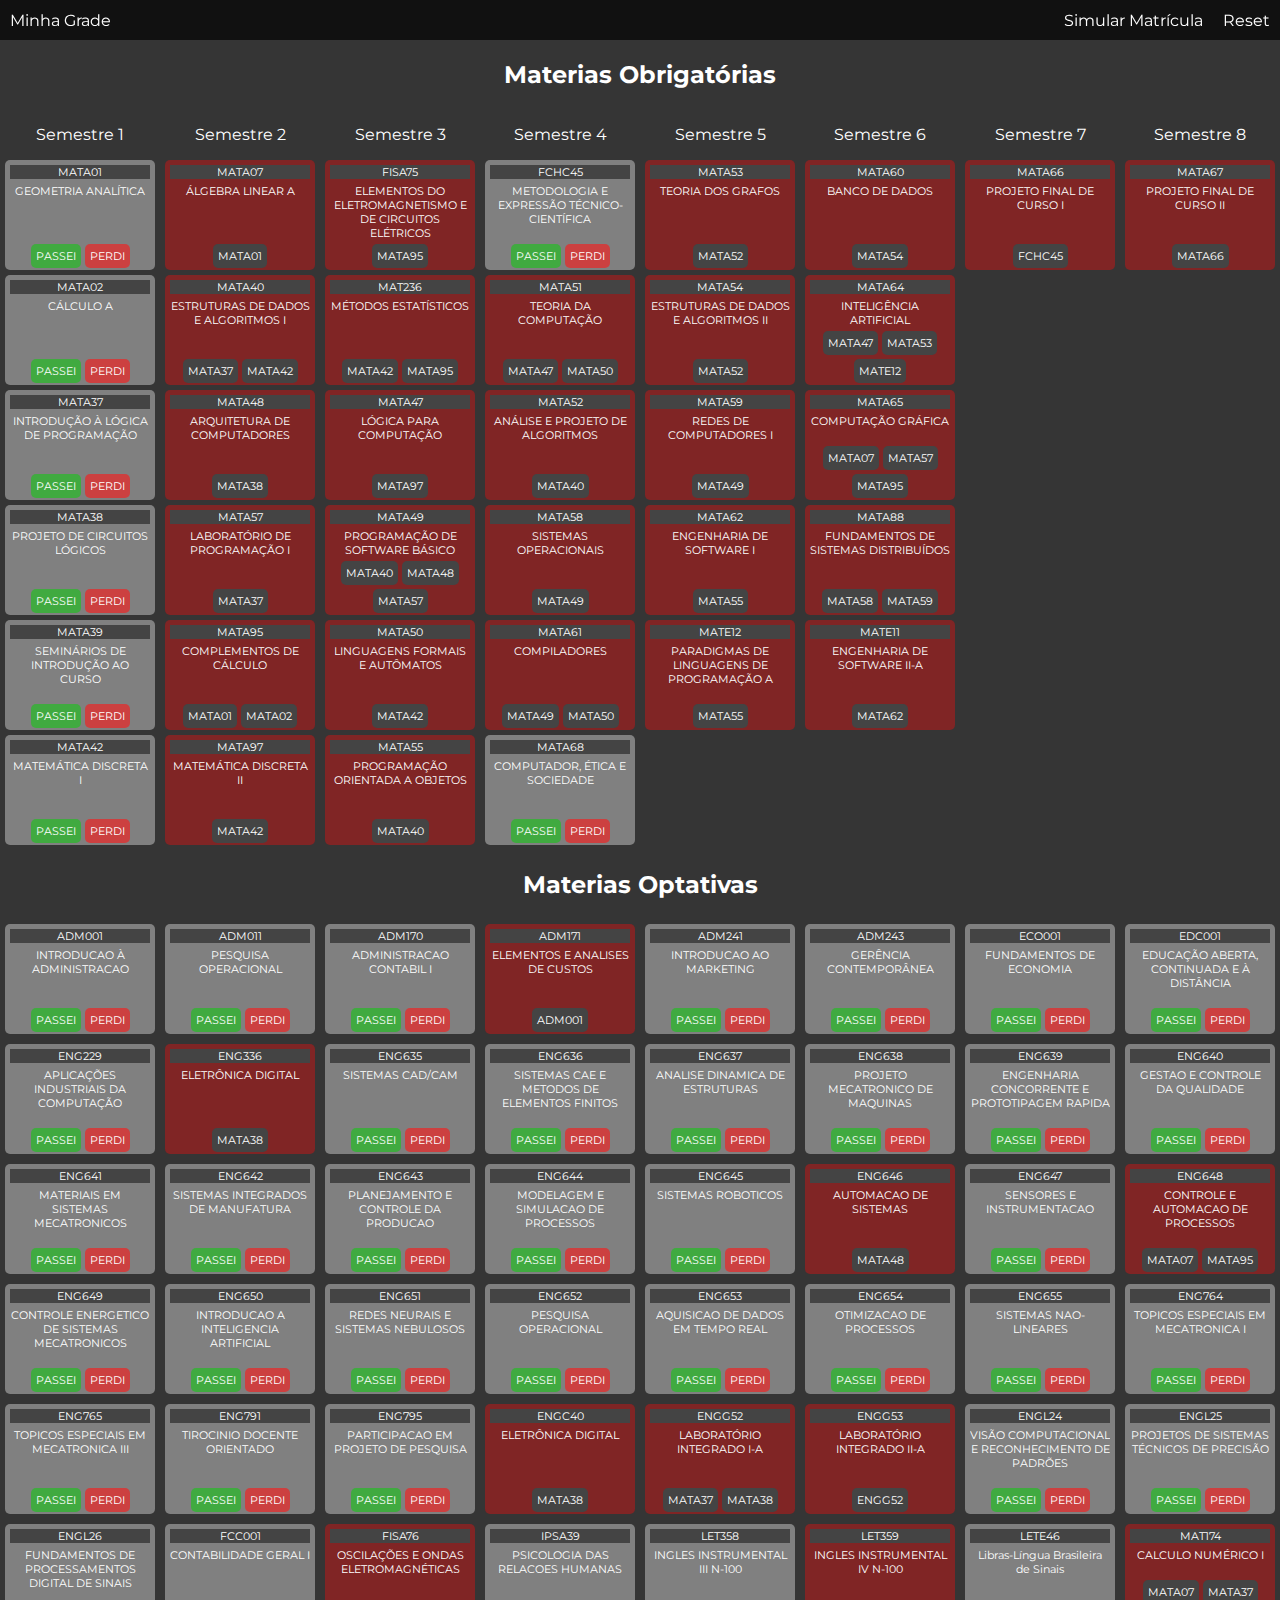
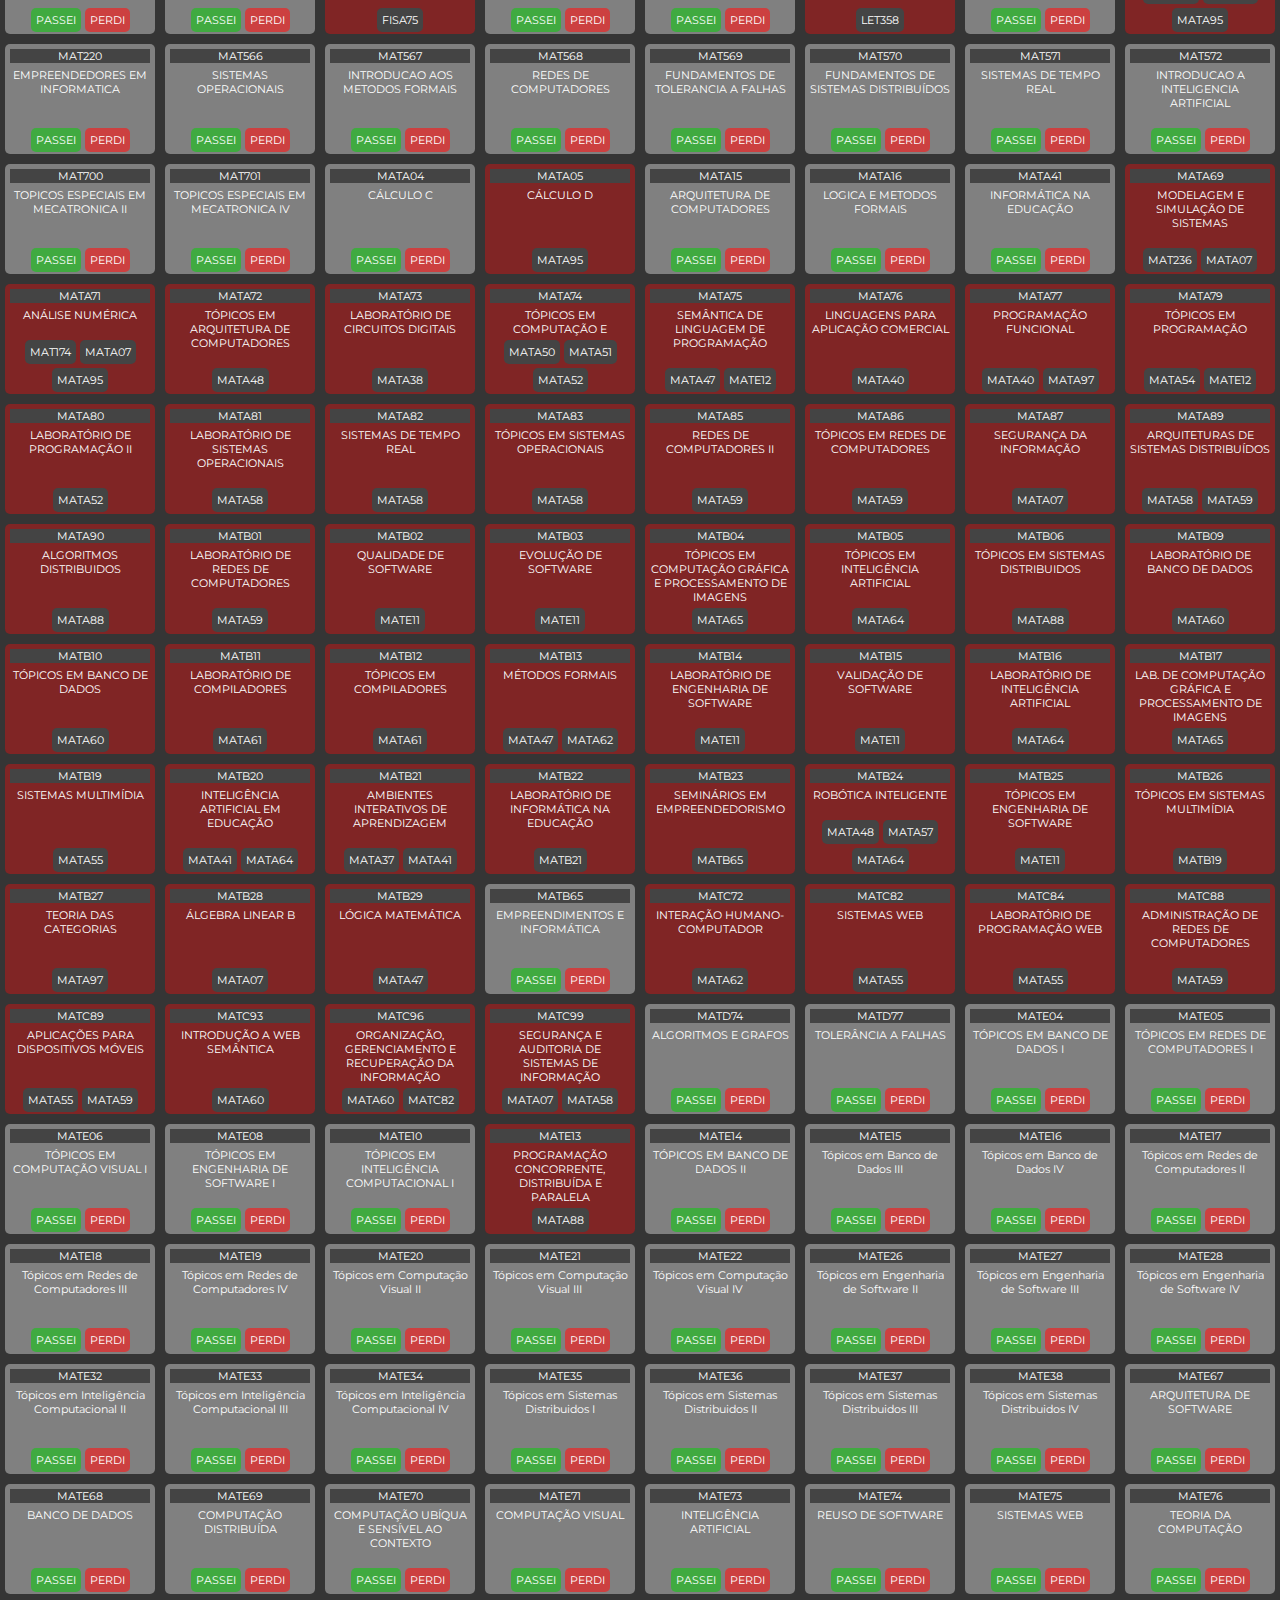
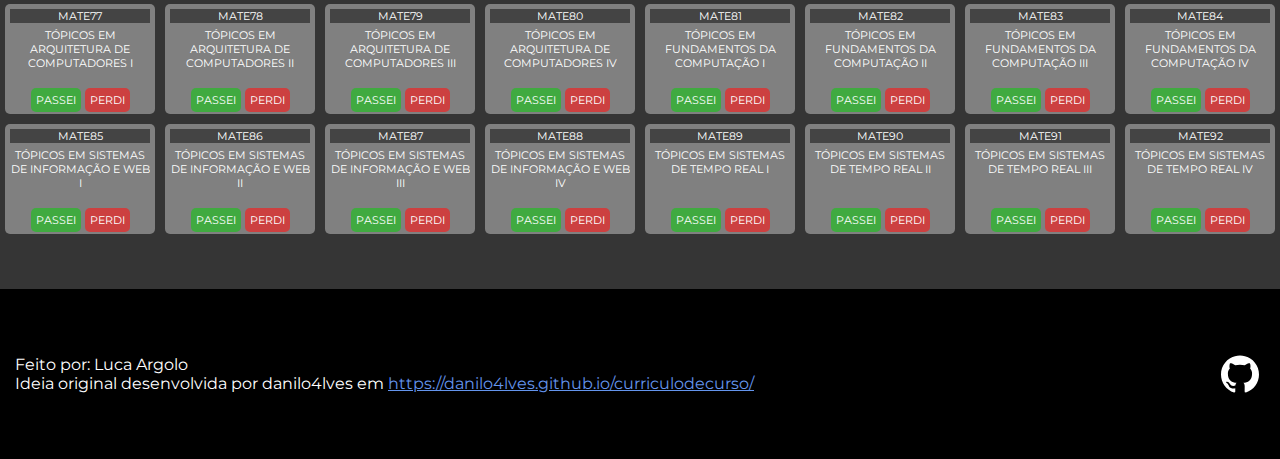
<file: index.html>
<html>
    <head>
        <meta name="viewport" content="width=device-width, initial-scale=1.0">
        <title>Grade do Curso</title>
    </head>
    <link href="./style.css" rel="stylesheet" type="text/css">
    <body>
        <div id="topnav">
            <p>Minha Grade</p>
            <div class="space"></div>
            <a href="./simulate.html">Simular Matrícula</a>
            <a onclick="reset()">Reset</a>
        </div>
        <div id="screen">
            <h2>Materias Obrigatórias</h2>
            <div id="obligatory"></div>
            <h2>Materias Optativas</h2>
            <div id="optative"></div>
            <footer>
                <p>Feito por: Luca Argolo</br>Ideia original desenvolvida por danilo4lves em <a style="color:cornflowerblue" href="https://danilo4lves.github.io/curriculodecurso/">https://danilo4lves.github.io/curriculodecurso/</a></p>                <div class="space"></div>
                <div class="space"></div>
                <p><a href="https://github.com/lucaargolo/minha-grade/">
                    <svg width="40px" height="38px" role="img" viewBox="0 0 24 24">
                        <path d="M12 .297c-6.63 0-12 5.373-12 12 0 5.303 3.438 9.8 8.205 11.385.6.113.82-.258.82-.577 0-.285-.01-1.04-.015-2.04-3.338.724-4.042-1.61-4.042-1.61C4.422 18.07 3.633 17.7 3.633 17.7c-1.087-.744.084-.729.084-.729 1.205.084 1.838 1.236 1.838 1.236 1.07 1.835 2.809 1.305 3.495.998.108-.776.417-1.305.76-1.605-2.665-.3-5.466-1.332-5.466-5.93 0-1.31.465-2.38 1.235-3.22-.135-.303-.54-1.523.105-3.176 0 0 1.005-.322 3.3 1.23.96-.267 1.98-.399 3-.405 1.02.006 2.04.138 3 .405 2.28-1.552 3.285-1.23 3.285-1.23.645 1.653.24 2.873.12 3.176.765.84 1.23 1.91 1.23 3.22 0 4.61-2.805 5.625-5.475 5.92.42.36.81 1.096.81 2.22 0 1.606-.015 2.896-.015 3.286 0 .315.21.69.825.57C20.565 22.092 24 17.592 24 12.297c0-6.627-5.373-12-12-12" fill="#FFFFFF"/>
                    </svg>
                </a></p>
            </footer>
        </div>
    </body>
    <script src="index.js"></script>
</html>
</file>
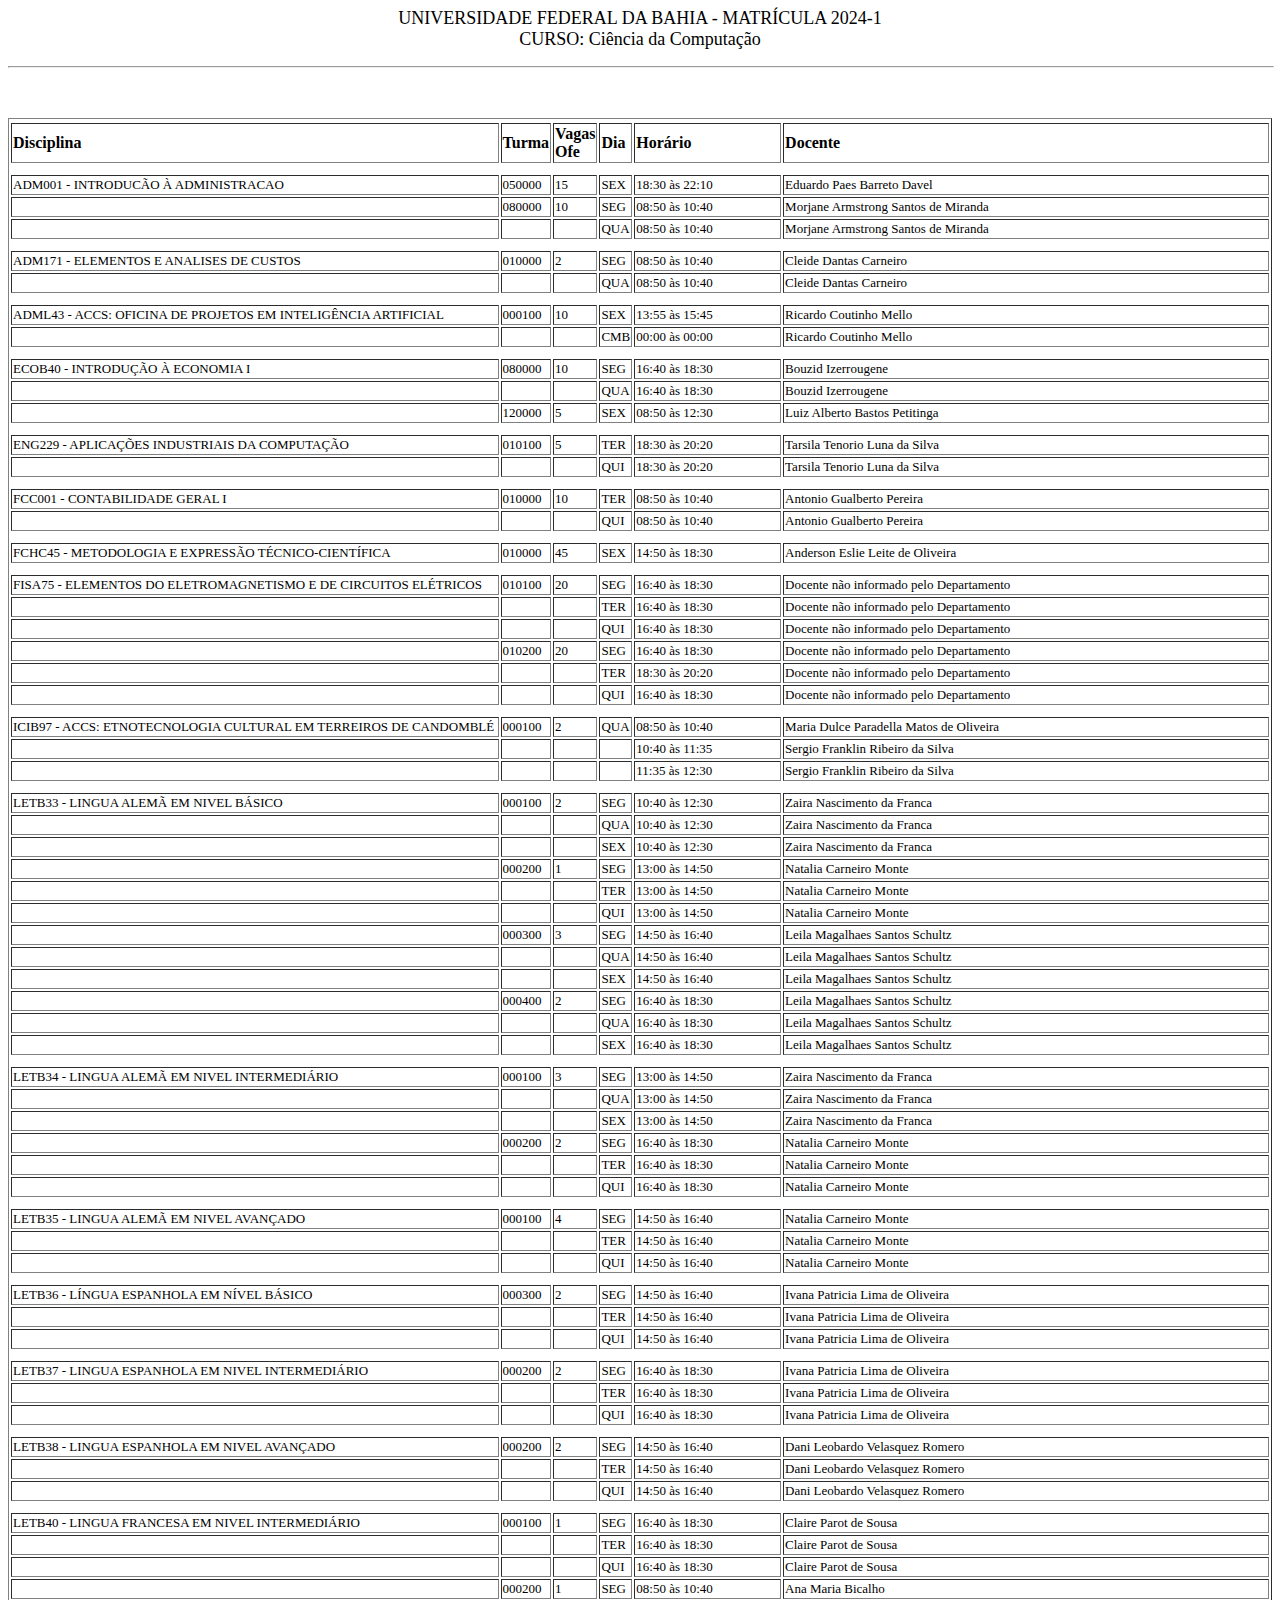
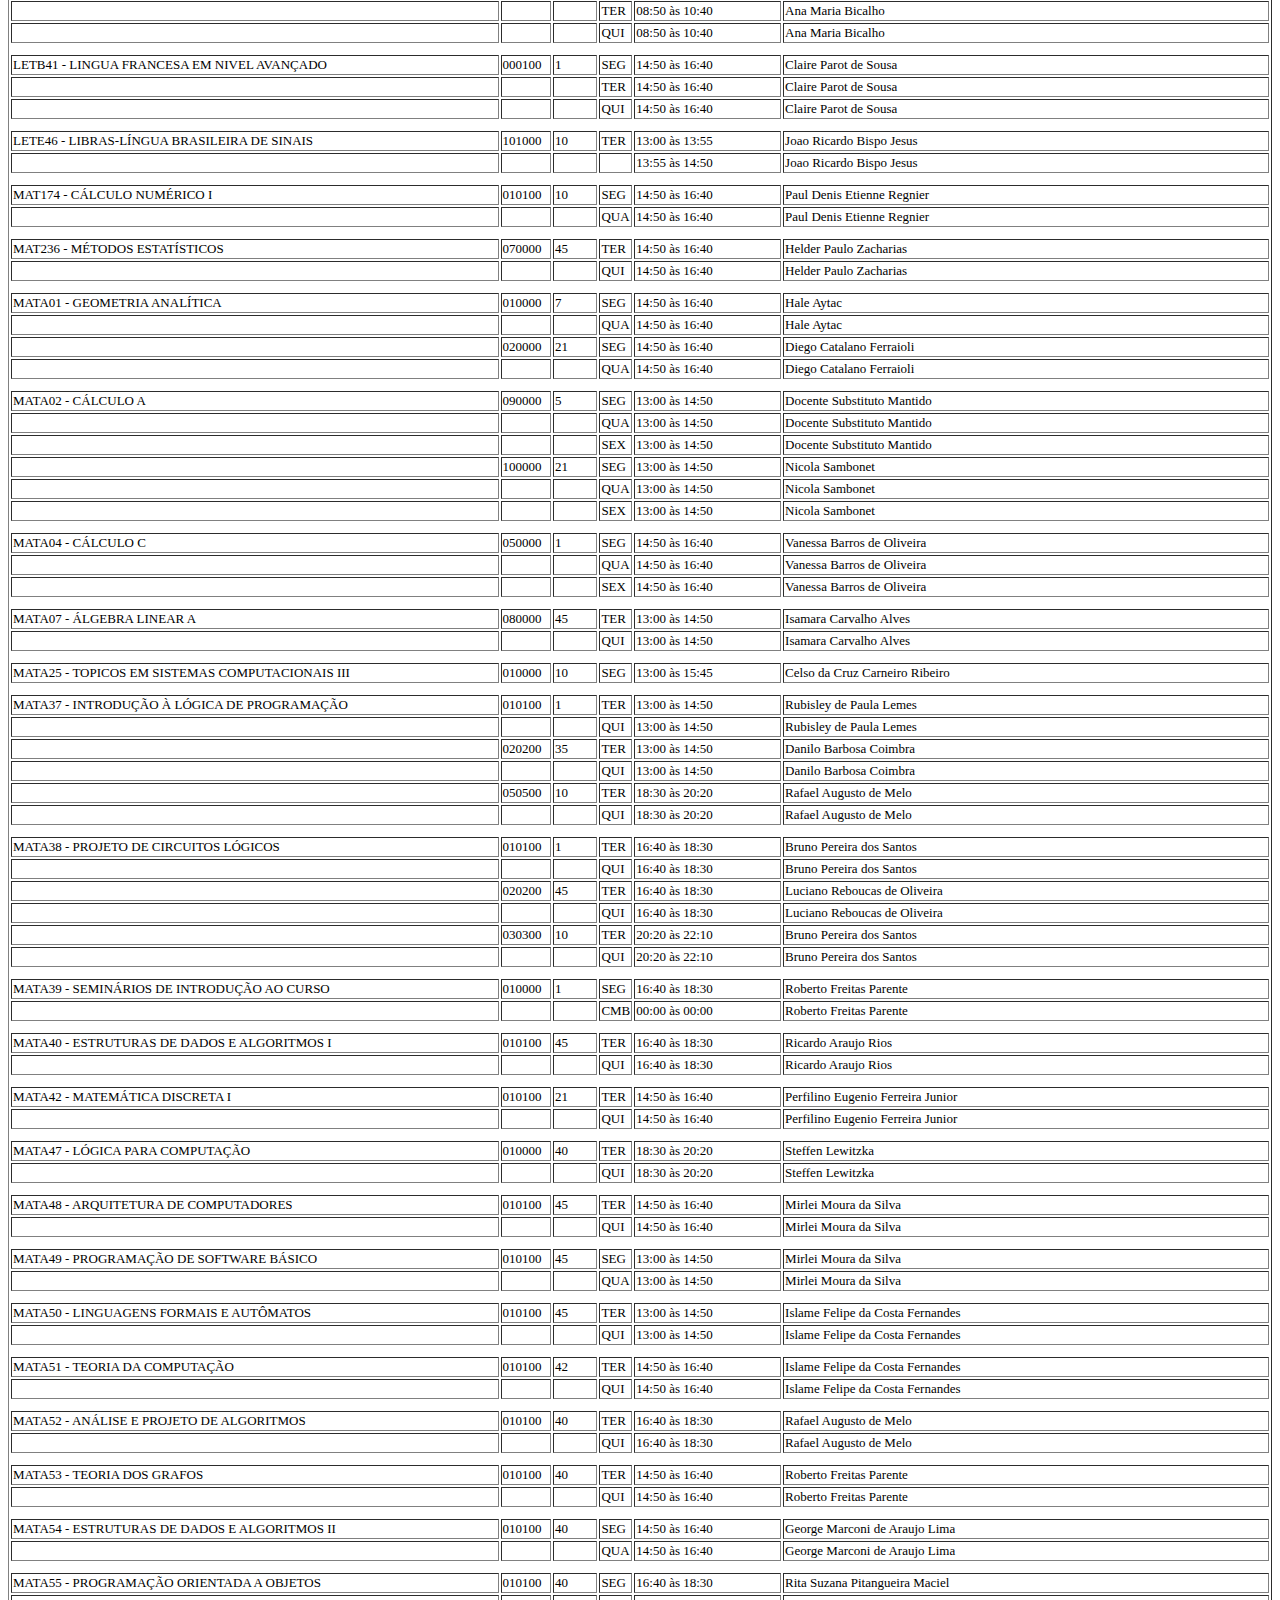
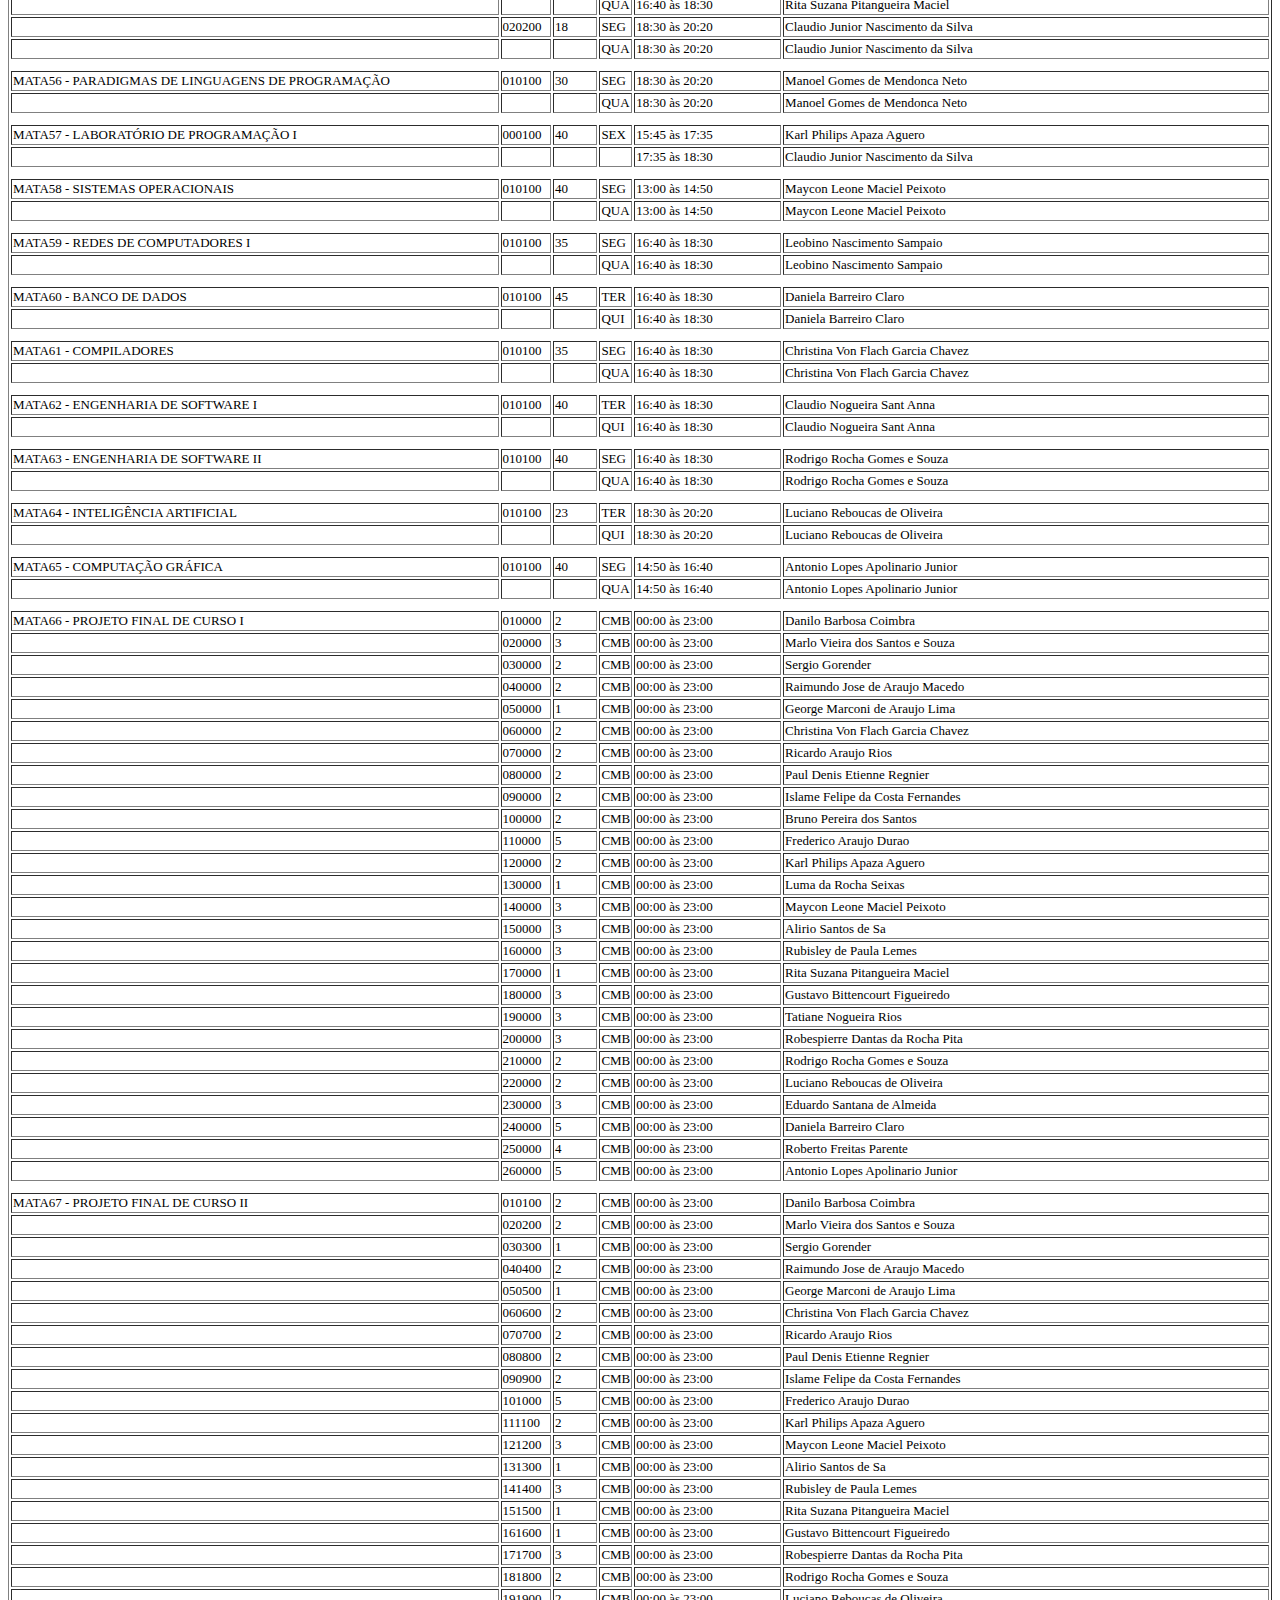
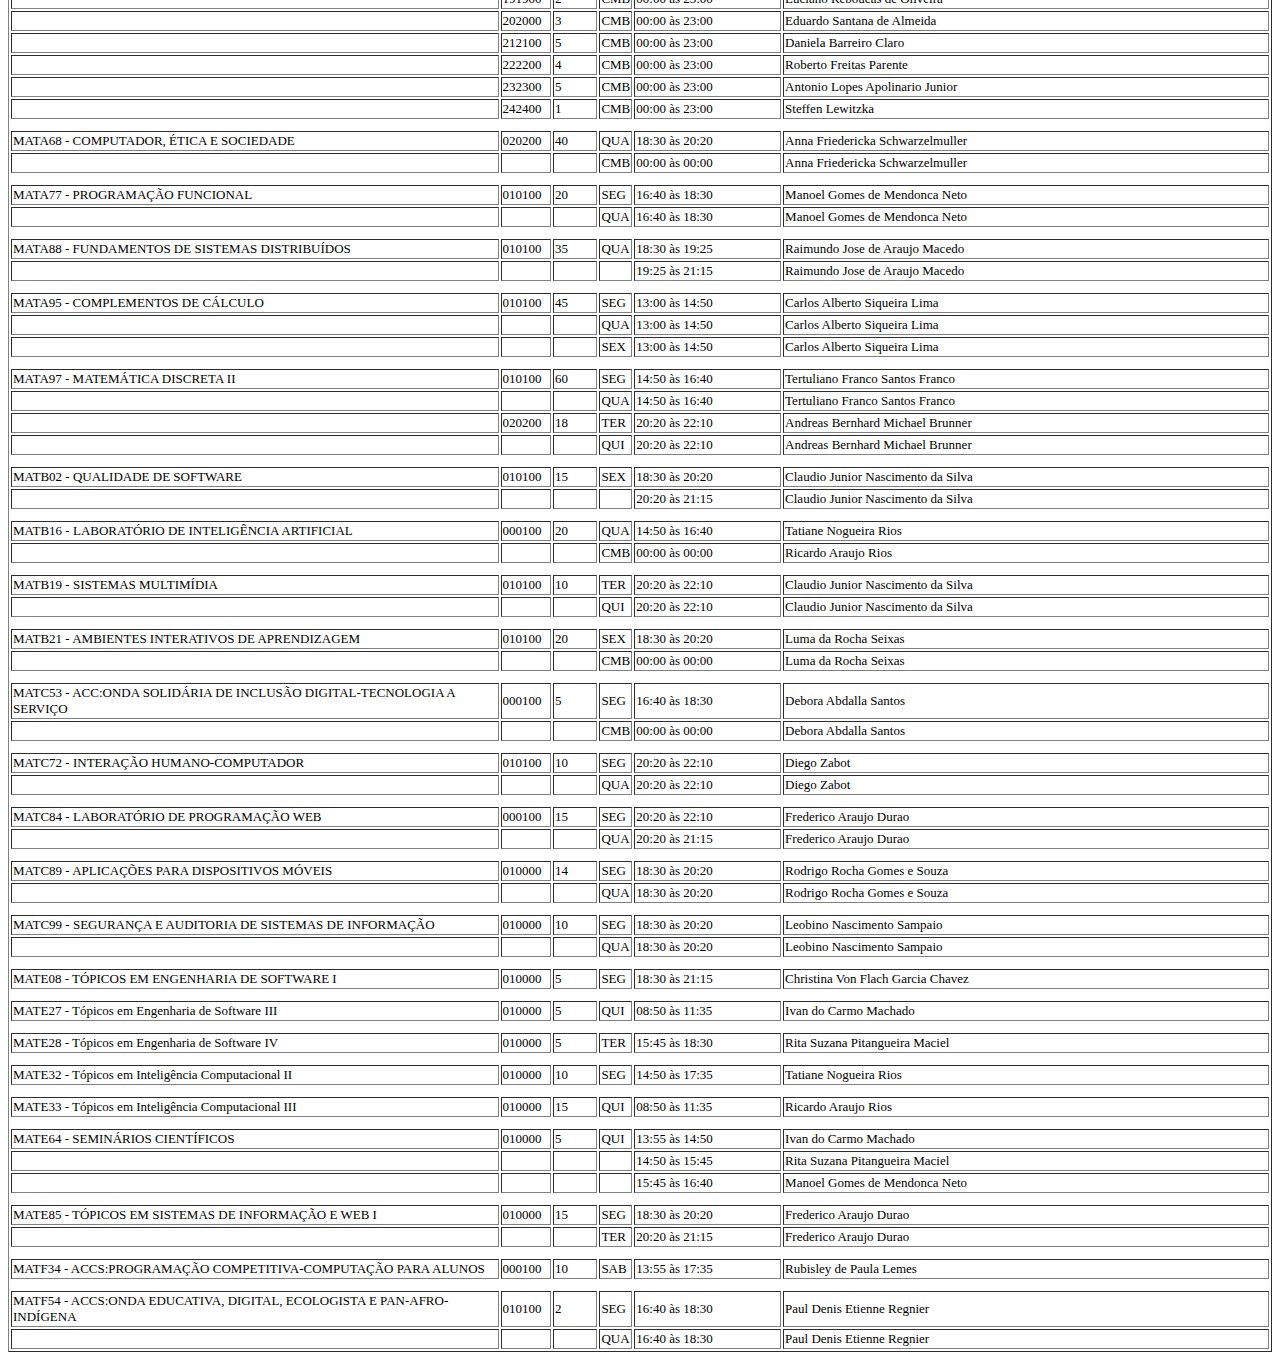
<file: guia.html>
<html><head></head><body data-new-gr-c-s-check-loaded="14.1152.0" data-gr-ext-installed="">
    <p align="CENTER"><font size="4">UNIVERSIDADE FEDERAL DA BAHIA - MATRÍCULA 2024-1<br><font size="4">CURSO: Ciência da Computação</font></font></p><hr width="100%"><font size="4"><font size="4"><br><br><table border=""><tbody><tr></tr><tr><th align="left" width="40%">Disciplina</th><th align="left">Turma</th><th align="left">Vagas Ofe</th><th align="left">Dia</th><th align="left" width="12%">Horário</th><th align="left" width="40%">Docente
    </th></tr><tr></tr><tr></tr><tr></tr><tr></tr><tr></tr><tr><td><font size="2">ADM001 - INTRODUCÃO À  ADMINISTRACAO</font></td><td><font size="2">050000</font></td><td><font size="2">15</font></td><td><font size="2">SEX</font></td><td><font size="2">18:30 às 22:10</font></td><td><font size="2">Eduardo Paes Barreto Davel
    </font></td></tr><tr><td><font size="2"></font></td><td><font size="2">080000</font></td><td><font size="2">10</font></td><td><font size="2">SEG</font></td><td><font size="2">08:50 às 10:40</font></td><td><font size="2">Morjane Armstrong Santos de Miranda
    </font></td></tr><tr><td><font size="2"></font></td><td><font size="2"></font></td><td><font size="2"> </font></td><td><font size="2">QUA</font></td><td><font size="2">08:50 às 10:40</font></td><td><font size="2">Morjane Armstrong Santos de Miranda
    </font></td></tr><tr></tr><tr></tr><tr></tr><tr></tr><tr></tr><tr><td><font size="2">ADM171 - ELEMENTOS E ANALISES DE CUSTOS</font></td><td><font size="2">010000</font></td><td><font size="2">2</font></td><td><font size="2">SEG</font></td><td><font size="2">08:50 às 10:40</font></td><td><font size="2">Cleide Dantas Carneiro
    </font></td></tr><tr><td><font size="2"></font></td><td><font size="2"></font></td><td><font size="2"> </font></td><td><font size="2">QUA</font></td><td><font size="2">08:50 às 10:40</font></td><td><font size="2">Cleide Dantas Carneiro
    </font></td></tr><tr></tr><tr></tr><tr></tr><tr></tr><tr></tr><tr><td><font size="2">ADML43 - ACCS: OFICINA DE PROJETOS EM INTELIGÊNCIA ARTIFICIAL</font></td><td><font size="2">000100</font></td><td><font size="2">10</font></td><td><font size="2">SEX</font></td><td><font size="2">13:55 às 15:45</font></td><td><font size="2">Ricardo Coutinho Mello
    </font></td></tr><tr><td><font size="2"></font></td><td><font size="2"></font></td><td><font size="2"> </font></td><td><font size="2">CMB</font></td><td><font size="2">00:00 às 00:00</font></td><td><font size="2">Ricardo Coutinho Mello
    </font></td></tr><tr></tr><tr></tr><tr></tr><tr></tr><tr></tr><tr><td><font size="2">ECOB40 - INTRODUÇÃO À ECONOMIA I</font></td><td><font size="2">080000</font></td><td><font size="2">10</font></td><td><font size="2">SEG</font></td><td><font size="2">16:40 às 18:30</font></td><td><font size="2">Bouzid Izerrougene
    </font></td></tr><tr><td><font size="2"></font></td><td><font size="2"></font></td><td><font size="2"> </font></td><td><font size="2">QUA</font></td><td><font size="2">16:40 às 18:30</font></td><td><font size="2">Bouzid Izerrougene
    </font></td></tr><tr><td><font size="2"></font></td><td><font size="2">120000</font></td><td><font size="2">5</font></td><td><font size="2">SEX</font></td><td><font size="2">08:50 às 12:30</font></td><td><font size="2">Luiz Alberto Bastos Petitinga
    </font></td></tr><tr></tr><tr></tr><tr></tr><tr></tr><tr></tr><tr><td><font size="2">ENG229 - APLICAÇÕES  INDUSTRIAIS  DA  COMPUTAÇÃO</font></td><td><font size="2">010100</font></td><td><font size="2">5</font></td><td><font size="2">TER</font></td><td><font size="2">18:30 às 20:20</font></td><td><font size="2">Tarsila Tenorio Luna da Silva
    </font></td></tr><tr><td><font size="2"></font></td><td><font size="2"></font></td><td><font size="2"> </font></td><td><font size="2">QUI</font></td><td><font size="2">18:30 às 20:20</font></td><td><font size="2">Tarsila Tenorio Luna da Silva
    </font></td></tr><tr></tr><tr></tr><tr></tr><tr></tr><tr></tr><tr><td><font size="2">FCC001 - CONTABILIDADE GERAL I</font></td><td><font size="2">010000</font></td><td><font size="2">10</font></td><td><font size="2">TER</font></td><td><font size="2">08:50 às 10:40</font></td><td><font size="2">Antonio Gualberto Pereira
    </font></td></tr><tr><td><font size="2"></font></td><td><font size="2"></font></td><td><font size="2"> </font></td><td><font size="2">QUI</font></td><td><font size="2">08:50 às 10:40</font></td><td><font size="2">Antonio Gualberto Pereira
    </font></td></tr><tr></tr><tr></tr><tr></tr><tr></tr><tr></tr><tr><td><font size="2">FCHC45 - METODOLOGIA E EXPRESSÃO TÉCNICO-CIENTÍFICA</font></td><td><font size="2">010000</font></td><td><font size="2">45</font></td><td><font size="2">SEX</font></td><td><font size="2">14:50 às 18:30</font></td><td><font size="2">Anderson Eslie Leite de Oliveira
    </font></td></tr><tr></tr><tr></tr><tr></tr><tr></tr><tr></tr><tr><td><font size="2">FISA75 - ELEMENTOS DO ELETROMAGNETISMO E DE CIRCUITOS ELÉTRICOS</font></td><td><font size="2">010100</font></td><td><font size="2">20</font></td><td><font size="2">SEG</font></td><td><font size="2">16:40 às 18:30</font></td><td><font size="2">Docente não informado pelo Departamento
    </font></td></tr><tr><td><font size="2"></font></td><td><font size="2"></font></td><td><font size="2"> </font></td><td><font size="2">TER</font></td><td><font size="2">16:40 às 18:30</font></td><td><font size="2">Docente não informado pelo Departamento
    </font></td></tr><tr><td><font size="2"></font></td><td><font size="2"></font></td><td><font size="2"> </font></td><td><font size="2">QUI</font></td><td><font size="2">16:40 às 18:30</font></td><td><font size="2">Docente não informado pelo Departamento
    </font></td></tr><tr><td><font size="2"></font></td><td><font size="2">010200</font></td><td><font size="2">20</font></td><td><font size="2">SEG</font></td><td><font size="2">16:40 às 18:30</font></td><td><font size="2">Docente não informado pelo Departamento
    </font></td></tr><tr><td><font size="2"></font></td><td><font size="2"></font></td><td><font size="2"> </font></td><td><font size="2">TER</font></td><td><font size="2">18:30 às 20:20</font></td><td><font size="2">Docente não informado pelo Departamento
    </font></td></tr><tr><td><font size="2"></font></td><td><font size="2"></font></td><td><font size="2"> </font></td><td><font size="2">QUI</font></td><td><font size="2">16:40 às 18:30</font></td><td><font size="2">Docente não informado pelo Departamento
    </font></td></tr><tr></tr><tr></tr><tr></tr><tr></tr><tr></tr><tr><td><font size="2">ICIB97 - ACCS: ETNOTECNOLOGIA CULTURAL EM TERREIROS DE CANDOMBLÉ</font></td><td><font size="2">000100</font></td><td><font size="2">2</font></td><td><font size="2">QUA</font></td><td><font size="2">08:50 às 10:40</font></td><td><font size="2">Maria Dulce Paradella Matos de Oliveira
    </font></td></tr><tr><td><font size="2"></font></td><td><font size="2"></font></td><td><font size="2"> </font></td><td><font size="2"></font></td><td><font size="2">10:40 às 11:35</font></td><td><font size="2">Sergio Franklin Ribeiro da Silva
    </font></td></tr><tr><td><font size="2"></font></td><td><font size="2"></font></td><td><font size="2"> </font></td><td><font size="2"></font></td><td><font size="2">11:35 às 12:30</font></td><td><font size="2">Sergio Franklin Ribeiro da Silva
    </font></td></tr><tr></tr><tr></tr><tr></tr><tr></tr><tr></tr><tr><td><font size="2">LETB33 - LINGUA ALEMÃ EM NIVEL BÁSICO</font></td><td><font size="2">000100</font></td><td><font size="2">2</font></td><td><font size="2">SEG</font></td><td><font size="2">10:40 às 12:30</font></td><td><font size="2">Zaira Nascimento da Franca
    </font></td></tr><tr><td><font size="2"></font></td><td><font size="2"></font></td><td><font size="2"> </font></td><td><font size="2">QUA</font></td><td><font size="2">10:40 às 12:30</font></td><td><font size="2">Zaira Nascimento da Franca
    </font></td></tr><tr><td><font size="2"></font></td><td><font size="2"></font></td><td><font size="2"> </font></td><td><font size="2">SEX</font></td><td><font size="2">10:40 às 12:30</font></td><td><font size="2">Zaira Nascimento da Franca
    </font></td></tr><tr><td><font size="2"></font></td><td><font size="2">000200</font></td><td><font size="2">1</font></td><td><font size="2">SEG</font></td><td><font size="2">13:00 às 14:50</font></td><td><font size="2">Natalia Carneiro Monte
    </font></td></tr><tr><td><font size="2"></font></td><td><font size="2"></font></td><td><font size="2"> </font></td><td><font size="2">TER</font></td><td><font size="2">13:00 às 14:50</font></td><td><font size="2">Natalia Carneiro Monte
    </font></td></tr><tr><td><font size="2"></font></td><td><font size="2"></font></td><td><font size="2"> </font></td><td><font size="2">QUI</font></td><td><font size="2">13:00 às 14:50</font></td><td><font size="2">Natalia Carneiro Monte
    </font></td></tr><tr><td><font size="2"></font></td><td><font size="2">000300</font></td><td><font size="2">3</font></td><td><font size="2">SEG</font></td><td><font size="2">14:50 às 16:40</font></td><td><font size="2">Leila Magalhaes Santos Schultz
    </font></td></tr><tr><td><font size="2"></font></td><td><font size="2"></font></td><td><font size="2"> </font></td><td><font size="2">QUA</font></td><td><font size="2">14:50 às 16:40</font></td><td><font size="2">Leila Magalhaes Santos Schultz
    </font></td></tr><tr><td><font size="2"></font></td><td><font size="2"></font></td><td><font size="2"> </font></td><td><font size="2">SEX</font></td><td><font size="2">14:50 às 16:40</font></td><td><font size="2">Leila Magalhaes Santos Schultz
    </font></td></tr><tr><td><font size="2"></font></td><td><font size="2">000400</font></td><td><font size="2">2</font></td><td><font size="2">SEG</font></td><td><font size="2">16:40 às 18:30</font></td><td><font size="2">Leila Magalhaes Santos Schultz
    </font></td></tr><tr><td><font size="2"></font></td><td><font size="2"></font></td><td><font size="2"> </font></td><td><font size="2">QUA</font></td><td><font size="2">16:40 às 18:30</font></td><td><font size="2">Leila Magalhaes Santos Schultz
    </font></td></tr><tr><td><font size="2"></font></td><td><font size="2"></font></td><td><font size="2"> </font></td><td><font size="2">SEX</font></td><td><font size="2">16:40 às 18:30</font></td><td><font size="2">Leila Magalhaes Santos Schultz
    </font></td></tr><tr></tr><tr></tr><tr></tr><tr></tr><tr></tr><tr><td><font size="2">LETB34 - LINGUA ALEMÃ EM NIVEL INTERMEDIÁRIO</font></td><td><font size="2">000100</font></td><td><font size="2">3</font></td><td><font size="2">SEG</font></td><td><font size="2">13:00 às 14:50</font></td><td><font size="2">Zaira Nascimento da Franca
    </font></td></tr><tr><td><font size="2"></font></td><td><font size="2"></font></td><td><font size="2"> </font></td><td><font size="2">QUA</font></td><td><font size="2">13:00 às 14:50</font></td><td><font size="2">Zaira Nascimento da Franca
    </font></td></tr><tr><td><font size="2"></font></td><td><font size="2"></font></td><td><font size="2"> </font></td><td><font size="2">SEX</font></td><td><font size="2">13:00 às 14:50</font></td><td><font size="2">Zaira Nascimento da Franca
    </font></td></tr><tr><td><font size="2"></font></td><td><font size="2">000200</font></td><td><font size="2">2</font></td><td><font size="2">SEG</font></td><td><font size="2">16:40 às 18:30</font></td><td><font size="2">Natalia Carneiro Monte
    </font></td></tr><tr><td><font size="2"></font></td><td><font size="2"></font></td><td><font size="2"> </font></td><td><font size="2">TER</font></td><td><font size="2">16:40 às 18:30</font></td><td><font size="2">Natalia Carneiro Monte
    </font></td></tr><tr><td><font size="2"></font></td><td><font size="2"></font></td><td><font size="2"> </font></td><td><font size="2">QUI</font></td><td><font size="2">16:40 às 18:30</font></td><td><font size="2">Natalia Carneiro Monte
    </font></td></tr><tr></tr><tr></tr><tr></tr><tr></tr><tr></tr><tr><td><font size="2">LETB35 - LINGUA ALEMÃ EM NIVEL AVANÇADO</font></td><td><font size="2">000100</font></td><td><font size="2">4</font></td><td><font size="2">SEG</font></td><td><font size="2">14:50 às 16:40</font></td><td><font size="2">Natalia Carneiro Monte
    </font></td></tr><tr><td><font size="2"></font></td><td><font size="2"></font></td><td><font size="2"> </font></td><td><font size="2">TER</font></td><td><font size="2">14:50 às 16:40</font></td><td><font size="2">Natalia Carneiro Monte
    </font></td></tr><tr><td><font size="2"></font></td><td><font size="2"></font></td><td><font size="2"> </font></td><td><font size="2">QUI</font></td><td><font size="2">14:50 às 16:40</font></td><td><font size="2">Natalia Carneiro Monte
    </font></td></tr><tr></tr><tr></tr><tr></tr><tr></tr><tr></tr><tr><td><font size="2">LETB36 - LÍNGUA ESPANHOLA EM NÍVEL BÁSICO</font></td><td><font size="2">000300</font></td><td><font size="2">2</font></td><td><font size="2">SEG</font></td><td><font size="2">14:50 às 16:40</font></td><td><font size="2">Ivana Patricia Lima de Oliveira
    </font></td></tr><tr><td><font size="2"></font></td><td><font size="2"></font></td><td><font size="2"> </font></td><td><font size="2">TER</font></td><td><font size="2">14:50 às 16:40</font></td><td><font size="2">Ivana Patricia Lima de Oliveira
    </font></td></tr><tr><td><font size="2"></font></td><td><font size="2"></font></td><td><font size="2"> </font></td><td><font size="2">QUI</font></td><td><font size="2">14:50 às 16:40</font></td><td><font size="2">Ivana Patricia Lima de Oliveira
    </font></td></tr><tr></tr><tr></tr><tr></tr><tr></tr><tr></tr><tr><td><font size="2">LETB37 - LINGUA ESPANHOLA EM NIVEL INTERMEDIÁRIO</font></td><td><font size="2">000200</font></td><td><font size="2">2</font></td><td><font size="2">SEG</font></td><td><font size="2">16:40 às 18:30</font></td><td><font size="2">Ivana Patricia Lima de Oliveira
    </font></td></tr><tr><td><font size="2"></font></td><td><font size="2"></font></td><td><font size="2"> </font></td><td><font size="2">TER</font></td><td><font size="2">16:40 às 18:30</font></td><td><font size="2">Ivana Patricia Lima de Oliveira
    </font></td></tr><tr><td><font size="2"></font></td><td><font size="2"></font></td><td><font size="2"> </font></td><td><font size="2">QUI</font></td><td><font size="2">16:40 às 18:30</font></td><td><font size="2">Ivana Patricia Lima de Oliveira
    </font></td></tr><tr></tr><tr></tr><tr></tr><tr></tr><tr></tr><tr><td><font size="2">LETB38 - LINGUA ESPANHOLA EM NIVEL AVANÇADO</font></td><td><font size="2">000200</font></td><td><font size="2">2</font></td><td><font size="2">SEG</font></td><td><font size="2">14:50 às 16:40</font></td><td><font size="2">Dani Leobardo Velasquez Romero
    </font></td></tr><tr><td><font size="2"></font></td><td><font size="2"></font></td><td><font size="2"> </font></td><td><font size="2">TER</font></td><td><font size="2">14:50 às 16:40</font></td><td><font size="2">Dani Leobardo Velasquez Romero
    </font></td></tr><tr><td><font size="2"></font></td><td><font size="2"></font></td><td><font size="2"> </font></td><td><font size="2">QUI</font></td><td><font size="2">14:50 às 16:40</font></td><td><font size="2">Dani Leobardo Velasquez Romero
    </font></td></tr><tr></tr><tr></tr><tr></tr><tr></tr><tr></tr><tr><td><font size="2">LETB40 - LINGUA FRANCESA EM NIVEL INTERMEDIÁRIO</font></td><td><font size="2">000100</font></td><td><font size="2">1</font></td><td><font size="2">SEG</font></td><td><font size="2">16:40 às 18:30</font></td><td><font size="2">Claire Parot de Sousa
    </font></td></tr><tr><td><font size="2"></font></td><td><font size="2"></font></td><td><font size="2"> </font></td><td><font size="2">TER</font></td><td><font size="2">16:40 às 18:30</font></td><td><font size="2">Claire Parot de Sousa
    </font></td></tr><tr><td><font size="2"></font></td><td><font size="2"></font></td><td><font size="2"> </font></td><td><font size="2">QUI</font></td><td><font size="2">16:40 às 18:30</font></td><td><font size="2">Claire Parot de Sousa
    </font></td></tr><tr><td><font size="2"></font></td><td><font size="2">000200</font></td><td><font size="2">1</font></td><td><font size="2">SEG</font></td><td><font size="2">08:50 às 10:40</font></td><td><font size="2">Ana Maria Bicalho
    </font></td></tr><tr><td><font size="2"></font></td><td><font size="2"></font></td><td><font size="2"> </font></td><td><font size="2">TER</font></td><td><font size="2">08:50 às 10:40</font></td><td><font size="2">Ana Maria Bicalho
    </font></td></tr><tr><td><font size="2"></font></td><td><font size="2"></font></td><td><font size="2"> </font></td><td><font size="2">QUI</font></td><td><font size="2">08:50 às 10:40</font></td><td><font size="2">Ana Maria Bicalho
    </font></td></tr><tr></tr><tr></tr><tr></tr><tr></tr><tr></tr><tr><td><font size="2">LETB41 - LINGUA FRANCESA EM NIVEL AVANÇADO</font></td><td><font size="2">000100</font></td><td><font size="2">1</font></td><td><font size="2">SEG</font></td><td><font size="2">14:50 às 16:40</font></td><td><font size="2">Claire Parot de Sousa
    </font></td></tr><tr><td><font size="2"></font></td><td><font size="2"></font></td><td><font size="2"> </font></td><td><font size="2">TER</font></td><td><font size="2">14:50 às 16:40</font></td><td><font size="2">Claire Parot de Sousa
    </font></td></tr><tr><td><font size="2"></font></td><td><font size="2"></font></td><td><font size="2"> </font></td><td><font size="2">QUI</font></td><td><font size="2">14:50 às 16:40</font></td><td><font size="2">Claire Parot de Sousa
    </font></td></tr><tr></tr><tr></tr><tr></tr><tr></tr><tr></tr><tr><td><font size="2">LETE46 - LIBRAS-LÍNGUA BRASILEIRA DE SINAIS</font></td><td><font size="2">101000</font></td><td><font size="2">10</font></td><td><font size="2">TER</font></td><td><font size="2">13:00 às 13:55</font></td><td><font size="2">Joao Ricardo Bispo Jesus
    </font></td></tr><tr><td><font size="2"></font></td><td><font size="2"></font></td><td><font size="2"> </font></td><td><font size="2"></font></td><td><font size="2">13:55 às 14:50</font></td><td><font size="2">Joao Ricardo Bispo Jesus
    </font></td></tr><tr></tr><tr></tr><tr></tr><tr></tr><tr></tr><tr><td><font size="2">MAT174 - CÁLCULO NUMÉRICO  I</font></td><td><font size="2">010100</font></td><td><font size="2">10</font></td><td><font size="2">SEG</font></td><td><font size="2">14:50 às 16:40</font></td><td><font size="2">Paul Denis Etienne Regnier
    </font></td></tr><tr><td><font size="2"></font></td><td><font size="2"></font></td><td><font size="2"> </font></td><td><font size="2">QUA</font></td><td><font size="2">14:50 às 16:40</font></td><td><font size="2">Paul Denis Etienne Regnier
    </font></td></tr><tr></tr><tr></tr><tr></tr><tr></tr><tr></tr><tr><td><font size="2">MAT236 - MÉTODOS ESTATÍSTICOS</font></td><td><font size="2">070000</font></td><td><font size="2">45</font></td><td><font size="2">TER</font></td><td><font size="2">14:50 às 16:40</font></td><td><font size="2">Helder Paulo Zacharias
    </font></td></tr><tr><td><font size="2"></font></td><td><font size="2"></font></td><td><font size="2"> </font></td><td><font size="2">QUI</font></td><td><font size="2">14:50 às 16:40</font></td><td><font size="2">Helder Paulo Zacharias
    </font></td></tr><tr></tr><tr></tr><tr></tr><tr></tr><tr></tr><tr><td><font size="2">MATA01 - GEOMETRIA  ANALÍTICA</font></td><td><font size="2">010000</font></td><td><font size="2">7</font></td><td><font size="2">SEG</font></td><td><font size="2">14:50 às 16:40</font></td><td><font size="2">Hale Aytac
    </font></td></tr><tr><td><font size="2"></font></td><td><font size="2"></font></td><td><font size="2"> </font></td><td><font size="2">QUA</font></td><td><font size="2">14:50 às 16:40</font></td><td><font size="2">Hale Aytac
    </font></td></tr><tr><td><font size="2"></font></td><td><font size="2">020000</font></td><td><font size="2">21</font></td><td><font size="2">SEG</font></td><td><font size="2">14:50 às 16:40</font></td><td><font size="2">Diego Catalano Ferraioli
    </font></td></tr><tr><td><font size="2"></font></td><td><font size="2"></font></td><td><font size="2"> </font></td><td><font size="2">QUA</font></td><td><font size="2">14:50 às 16:40</font></td><td><font size="2">Diego Catalano Ferraioli
    </font></td></tr><tr></tr><tr></tr><tr></tr><tr></tr><tr></tr><tr><td><font size="2">MATA02 - CÁLCULO A</font></td><td><font size="2">090000</font></td><td><font size="2">5</font></td><td><font size="2">SEG</font></td><td><font size="2">13:00 às 14:50</font></td><td><font size="2">Docente Substituto Mantido
    </font></td></tr><tr><td><font size="2"></font></td><td><font size="2"></font></td><td><font size="2"> </font></td><td><font size="2">QUA</font></td><td><font size="2">13:00 às 14:50</font></td><td><font size="2">Docente Substituto Mantido
    </font></td></tr><tr><td><font size="2"></font></td><td><font size="2"></font></td><td><font size="2"> </font></td><td><font size="2">SEX</font></td><td><font size="2">13:00 às 14:50</font></td><td><font size="2">Docente Substituto Mantido
    </font></td></tr><tr><td><font size="2"></font></td><td><font size="2">100000</font></td><td><font size="2">21</font></td><td><font size="2">SEG</font></td><td><font size="2">13:00 às 14:50</font></td><td><font size="2">Nicola Sambonet
    </font></td></tr><tr><td><font size="2"></font></td><td><font size="2"></font></td><td><font size="2"> </font></td><td><font size="2">QUA</font></td><td><font size="2">13:00 às 14:50</font></td><td><font size="2">Nicola Sambonet
    </font></td></tr><tr><td><font size="2"></font></td><td><font size="2"></font></td><td><font size="2"> </font></td><td><font size="2">SEX</font></td><td><font size="2">13:00 às 14:50</font></td><td><font size="2">Nicola Sambonet
    </font></td></tr><tr></tr><tr></tr><tr></tr><tr></tr><tr></tr><tr><td><font size="2">MATA04 - CÁLCULO C</font></td><td><font size="2">050000</font></td><td><font size="2">1</font></td><td><font size="2">SEG</font></td><td><font size="2">14:50 às 16:40</font></td><td><font size="2">Vanessa Barros de Oliveira
    </font></td></tr><tr><td><font size="2"></font></td><td><font size="2"></font></td><td><font size="2"> </font></td><td><font size="2">QUA</font></td><td><font size="2">14:50 às 16:40</font></td><td><font size="2">Vanessa Barros de Oliveira
    </font></td></tr><tr><td><font size="2"></font></td><td><font size="2"></font></td><td><font size="2"> </font></td><td><font size="2">SEX</font></td><td><font size="2">14:50 às 16:40</font></td><td><font size="2">Vanessa Barros de Oliveira
    </font></td></tr><tr></tr><tr></tr><tr></tr><tr></tr><tr></tr><tr><td><font size="2">MATA07 - ÁLGEBRA LINEAR A</font></td><td><font size="2">080000</font></td><td><font size="2">45</font></td><td><font size="2">TER</font></td><td><font size="2">13:00 às 14:50</font></td><td><font size="2">Isamara Carvalho Alves
    </font></td></tr><tr><td><font size="2"></font></td><td><font size="2"></font></td><td><font size="2"> </font></td><td><font size="2">QUI</font></td><td><font size="2">13:00 às 14:50</font></td><td><font size="2">Isamara Carvalho Alves
    </font></td></tr><tr></tr><tr></tr><tr></tr><tr></tr><tr></tr><tr><td><font size="2">MATA25 - TOPICOS EM SISTEMAS COMPUTACIONAIS III</font></td><td><font size="2">010000</font></td><td><font size="2">10</font></td><td><font size="2">SEG</font></td><td><font size="2">13:00 às 15:45</font></td><td><font size="2">Celso da Cruz Carneiro Ribeiro
    </font></td></tr><tr></tr><tr></tr><tr></tr><tr></tr><tr></tr><tr><td><font size="2">MATA37 - INTRODUÇÃO À LÓGICA DE PROGRAMAÇÃO</font></td><td><font size="2">010100</font></td><td><font size="2">1</font></td><td><font size="2">TER</font></td><td><font size="2">13:00 às 14:50</font></td><td><font size="2">Rubisley de Paula Lemes
    </font></td></tr><tr><td><font size="2"></font></td><td><font size="2"></font></td><td><font size="2"> </font></td><td><font size="2">QUI</font></td><td><font size="2">13:00 às 14:50</font></td><td><font size="2">Rubisley de Paula Lemes
    </font></td></tr><tr><td><font size="2"></font></td><td><font size="2">020200</font></td><td><font size="2">35</font></td><td><font size="2">TER</font></td><td><font size="2">13:00 às 14:50</font></td><td><font size="2">Danilo Barbosa Coimbra
    </font></td></tr><tr><td><font size="2"></font></td><td><font size="2"></font></td><td><font size="2"> </font></td><td><font size="2">QUI</font></td><td><font size="2">13:00 às 14:50</font></td><td><font size="2">Danilo Barbosa Coimbra
    </font></td></tr><tr><td><font size="2"></font></td><td><font size="2">050500</font></td><td><font size="2">10</font></td><td><font size="2">TER</font></td><td><font size="2">18:30 às 20:20</font></td><td><font size="2">Rafael Augusto de Melo
    </font></td></tr><tr><td><font size="2"></font></td><td><font size="2"></font></td><td><font size="2"> </font></td><td><font size="2">QUI</font></td><td><font size="2">18:30 às 20:20</font></td><td><font size="2">Rafael Augusto de Melo
    </font></td></tr><tr></tr><tr></tr><tr></tr><tr></tr><tr></tr><tr><td><font size="2">MATA38 - PROJETO DE CIRCUITOS LÓGICOS</font></td><td><font size="2">010100</font></td><td><font size="2">1</font></td><td><font size="2">TER</font></td><td><font size="2">16:40 às 18:30</font></td><td><font size="2">Bruno Pereira dos Santos
    </font></td></tr><tr><td><font size="2"></font></td><td><font size="2"></font></td><td><font size="2"> </font></td><td><font size="2">QUI</font></td><td><font size="2">16:40 às 18:30</font></td><td><font size="2">Bruno Pereira dos Santos
    </font></td></tr><tr><td><font size="2"></font></td><td><font size="2">020200</font></td><td><font size="2">45</font></td><td><font size="2">TER</font></td><td><font size="2">16:40 às 18:30</font></td><td><font size="2">Luciano Reboucas de Oliveira
    </font></td></tr><tr><td><font size="2"></font></td><td><font size="2"></font></td><td><font size="2"> </font></td><td><font size="2">QUI</font></td><td><font size="2">16:40 às 18:30</font></td><td><font size="2">Luciano Reboucas de Oliveira
    </font></td></tr><tr><td><font size="2"></font></td><td><font size="2">030300</font></td><td><font size="2">10</font></td><td><font size="2">TER</font></td><td><font size="2">20:20 às 22:10</font></td><td><font size="2">Bruno Pereira dos Santos
    </font></td></tr><tr><td><font size="2"></font></td><td><font size="2"></font></td><td><font size="2"> </font></td><td><font size="2">QUI</font></td><td><font size="2">20:20 às 22:10</font></td><td><font size="2">Bruno Pereira dos Santos
    </font></td></tr><tr></tr><tr></tr><tr></tr><tr></tr><tr></tr><tr><td><font size="2">MATA39 - SEMINÁRIOS DE INTRODUÇÃO AO CURSO</font></td><td><font size="2">010000</font></td><td><font size="2">1</font></td><td><font size="2">SEG</font></td><td><font size="2">16:40 às 18:30</font></td><td><font size="2">Roberto Freitas Parente
    </font></td></tr><tr><td><font size="2"></font></td><td><font size="2"></font></td><td><font size="2"> </font></td><td><font size="2">CMB</font></td><td><font size="2">00:00 às 00:00</font></td><td><font size="2">Roberto Freitas Parente
    </font></td></tr><tr></tr><tr></tr><tr></tr><tr></tr><tr></tr><tr><td><font size="2">MATA40 - ESTRUTURAS DE DADOS E ALGORITMOS I</font></td><td><font size="2">010100</font></td><td><font size="2">45</font></td><td><font size="2">TER</font></td><td><font size="2">16:40 às 18:30</font></td><td><font size="2">Ricardo Araujo Rios
    </font></td></tr><tr><td><font size="2"></font></td><td><font size="2"></font></td><td><font size="2"> </font></td><td><font size="2">QUI</font></td><td><font size="2">16:40 às 18:30</font></td><td><font size="2">Ricardo Araujo Rios
    </font></td></tr><tr></tr><tr></tr><tr></tr><tr></tr><tr></tr><tr><td><font size="2">MATA42 - MATEMÁTICA DISCRETA I</font></td><td><font size="2">010100</font></td><td><font size="2">21</font></td><td><font size="2">TER</font></td><td><font size="2">14:50 às 16:40</font></td><td><font size="2">Perfilino Eugenio Ferreira Junior
    </font></td></tr><tr><td><font size="2"></font></td><td><font size="2"></font></td><td><font size="2"> </font></td><td><font size="2">QUI</font></td><td><font size="2">14:50 às 16:40</font></td><td><font size="2">Perfilino Eugenio Ferreira Junior
    </font></td></tr><tr></tr><tr></tr><tr></tr><tr></tr><tr></tr><tr><td><font size="2">MATA47 - LÓGICA PARA COMPUTAÇÃO</font></td><td><font size="2">010000</font></td><td><font size="2">40</font></td><td><font size="2">TER</font></td><td><font size="2">18:30 às 20:20</font></td><td><font size="2">Steffen Lewitzka
    </font></td></tr><tr><td><font size="2"></font></td><td><font size="2"></font></td><td><font size="2"> </font></td><td><font size="2">QUI</font></td><td><font size="2">18:30 às 20:20</font></td><td><font size="2">Steffen Lewitzka
    </font></td></tr><tr></tr><tr></tr><tr></tr><tr></tr><tr></tr><tr><td><font size="2">MATA48 - ARQUITETURA DE COMPUTADORES</font></td><td><font size="2">010100</font></td><td><font size="2">45</font></td><td><font size="2">TER</font></td><td><font size="2">14:50 às 16:40</font></td><td><font size="2">Mirlei Moura da Silva
    </font></td></tr><tr><td><font size="2"></font></td><td><font size="2"></font></td><td><font size="2"> </font></td><td><font size="2">QUI</font></td><td><font size="2">14:50 às 16:40</font></td><td><font size="2">Mirlei Moura da Silva
    </font></td></tr><tr></tr><tr></tr><tr></tr><tr></tr><tr></tr><tr><td><font size="2">MATA49 - PROGRAMAÇÃO DE SOFTWARE BÁSICO</font></td><td><font size="2">010100</font></td><td><font size="2">45</font></td><td><font size="2">SEG</font></td><td><font size="2">13:00 às 14:50</font></td><td><font size="2">Mirlei Moura da Silva
    </font></td></tr><tr><td><font size="2"></font></td><td><font size="2"></font></td><td><font size="2"> </font></td><td><font size="2">QUA</font></td><td><font size="2">13:00 às 14:50</font></td><td><font size="2">Mirlei Moura da Silva
    </font></td></tr><tr></tr><tr></tr><tr></tr><tr></tr><tr></tr><tr><td><font size="2">MATA50 - LINGUAGENS FORMAIS E AUTÔMATOS</font></td><td><font size="2">010100</font></td><td><font size="2">45</font></td><td><font size="2">TER</font></td><td><font size="2">13:00 às 14:50</font></td><td><font size="2">Islame Felipe da Costa Fernandes
    </font></td></tr><tr><td><font size="2"></font></td><td><font size="2"></font></td><td><font size="2"> </font></td><td><font size="2">QUI</font></td><td><font size="2">13:00 às 14:50</font></td><td><font size="2">Islame Felipe da Costa Fernandes
    </font></td></tr><tr></tr><tr></tr><tr></tr><tr></tr><tr></tr><tr><td><font size="2">MATA51 - TEORIA DA COMPUTAÇÃO</font></td><td><font size="2">010100</font></td><td><font size="2">42</font></td><td><font size="2">TER</font></td><td><font size="2">14:50 às 16:40</font></td><td><font size="2">Islame Felipe da Costa Fernandes
    </font></td></tr><tr><td><font size="2"></font></td><td><font size="2"></font></td><td><font size="2"> </font></td><td><font size="2">QUI</font></td><td><font size="2">14:50 às 16:40</font></td><td><font size="2">Islame Felipe da Costa Fernandes
    </font></td></tr><tr></tr><tr></tr><tr></tr><tr></tr><tr></tr><tr><td><font size="2">MATA52 - ANÁLISE E PROJETO DE ALGORITMOS</font></td><td><font size="2">010100</font></td><td><font size="2">40</font></td><td><font size="2">TER</font></td><td><font size="2">16:40 às 18:30</font></td><td><font size="2">Rafael Augusto de Melo
    </font></td></tr><tr><td><font size="2"></font></td><td><font size="2"></font></td><td><font size="2"> </font></td><td><font size="2">QUI</font></td><td><font size="2">16:40 às 18:30</font></td><td><font size="2">Rafael Augusto de Melo
    </font></td></tr><tr></tr><tr></tr><tr></tr><tr></tr><tr></tr><tr><td><font size="2">MATA53 - TEORIA DOS GRAFOS</font></td><td><font size="2">010100</font></td><td><font size="2">40</font></td><td><font size="2">TER</font></td><td><font size="2">14:50 às 16:40</font></td><td><font size="2">Roberto Freitas Parente
    </font></td></tr><tr><td><font size="2"></font></td><td><font size="2"></font></td><td><font size="2"> </font></td><td><font size="2">QUI</font></td><td><font size="2">14:50 às 16:40</font></td><td><font size="2">Roberto Freitas Parente
    </font></td></tr><tr></tr><tr></tr><tr></tr><tr></tr><tr></tr><tr><td><font size="2">MATA54 - ESTRUTURAS DE DADOS E ALGORITMOS II</font></td><td><font size="2">010100</font></td><td><font size="2">40</font></td><td><font size="2">SEG</font></td><td><font size="2">14:50 às 16:40</font></td><td><font size="2">George Marconi de Araujo Lima
    </font></td></tr><tr><td><font size="2"></font></td><td><font size="2"></font></td><td><font size="2"> </font></td><td><font size="2">QUA</font></td><td><font size="2">14:50 às 16:40</font></td><td><font size="2">George Marconi de Araujo Lima
    </font></td></tr><tr></tr><tr></tr><tr></tr><tr></tr><tr></tr><tr><td><font size="2">MATA55 - PROGRAMAÇÃO ORIENTADA A OBJETOS</font></td><td><font size="2">010100</font></td><td><font size="2">40</font></td><td><font size="2">SEG</font></td><td><font size="2">16:40 às 18:30</font></td><td><font size="2">Rita Suzana Pitangueira Maciel
    </font></td></tr><tr><td><font size="2"></font></td><td><font size="2"></font></td><td><font size="2"> </font></td><td><font size="2">QUA</font></td><td><font size="2">16:40 às 18:30</font></td><td><font size="2">Rita Suzana Pitangueira Maciel
    </font></td></tr><tr><td><font size="2"></font></td><td><font size="2">020200</font></td><td><font size="2">18</font></td><td><font size="2">SEG</font></td><td><font size="2">18:30 às 20:20</font></td><td><font size="2">Claudio Junior Nascimento da Silva
    </font></td></tr><tr><td><font size="2"></font></td><td><font size="2"></font></td><td><font size="2"> </font></td><td><font size="2">QUA</font></td><td><font size="2">18:30 às 20:20</font></td><td><font size="2">Claudio Junior Nascimento da Silva
    </font></td></tr><tr></tr><tr></tr><tr></tr><tr></tr><tr></tr><tr><td><font size="2">MATA56 - PARADIGMAS DE LINGUAGENS DE PROGRAMAÇÃO</font></td><td><font size="2">010100</font></td><td><font size="2">30</font></td><td><font size="2">SEG</font></td><td><font size="2">18:30 às 20:20</font></td><td><font size="2">Manoel Gomes de Mendonca Neto
    </font></td></tr><tr><td><font size="2"></font></td><td><font size="2"></font></td><td><font size="2"> </font></td><td><font size="2">QUA</font></td><td><font size="2">18:30 às 20:20</font></td><td><font size="2">Manoel Gomes de Mendonca Neto
    </font></td></tr><tr></tr><tr></tr><tr></tr><tr></tr><tr></tr><tr><td><font size="2">MATA57 - LABORATÓRIO DE PROGRAMAÇÃO I</font></td><td><font size="2">000100</font></td><td><font size="2">40</font></td><td><font size="2">SEX</font></td><td><font size="2">15:45 às 17:35</font></td><td><font size="2">Karl Philips Apaza Aguero
    </font></td></tr><tr><td><font size="2"></font></td><td><font size="2"></font></td><td><font size="2"> </font></td><td><font size="2"></font></td><td><font size="2">17:35 às 18:30</font></td><td><font size="2">Claudio Junior Nascimento da Silva
    </font></td></tr><tr></tr><tr></tr><tr></tr><tr></tr><tr></tr><tr><td><font size="2">MATA58 - SISTEMAS OPERACIONAIS</font></td><td><font size="2">010100</font></td><td><font size="2">40</font></td><td><font size="2">SEG</font></td><td><font size="2">13:00 às 14:50</font></td><td><font size="2">Maycon Leone Maciel Peixoto
    </font></td></tr><tr><td><font size="2"></font></td><td><font size="2"></font></td><td><font size="2"> </font></td><td><font size="2">QUA</font></td><td><font size="2">13:00 às 14:50</font></td><td><font size="2">Maycon Leone Maciel Peixoto
    </font></td></tr><tr></tr><tr></tr><tr></tr><tr></tr><tr></tr><tr><td><font size="2">MATA59 - REDES DE COMPUTADORES I</font></td><td><font size="2">010100</font></td><td><font size="2">35</font></td><td><font size="2">SEG</font></td><td><font size="2">16:40 às 18:30</font></td><td><font size="2">Leobino Nascimento Sampaio
    </font></td></tr><tr><td><font size="2"></font></td><td><font size="2"></font></td><td><font size="2"> </font></td><td><font size="2">QUA</font></td><td><font size="2">16:40 às 18:30</font></td><td><font size="2">Leobino Nascimento Sampaio
    </font></td></tr><tr></tr><tr></tr><tr></tr><tr></tr><tr></tr><tr><td><font size="2">MATA60 - BANCO DE DADOS</font></td><td><font size="2">010100</font></td><td><font size="2">45</font></td><td><font size="2">TER</font></td><td><font size="2">16:40 às 18:30</font></td><td><font size="2">Daniela Barreiro Claro
    </font></td></tr><tr><td><font size="2"></font></td><td><font size="2"></font></td><td><font size="2"> </font></td><td><font size="2">QUI</font></td><td><font size="2">16:40 às 18:30</font></td><td><font size="2">Daniela Barreiro Claro
    </font></td></tr><tr></tr><tr></tr><tr></tr><tr></tr><tr></tr><tr><td><font size="2">MATA61 - COMPILADORES</font></td><td><font size="2">010100</font></td><td><font size="2">35</font></td><td><font size="2">SEG</font></td><td><font size="2">16:40 às 18:30</font></td><td><font size="2">Christina Von Flach Garcia Chavez
    </font></td></tr><tr><td><font size="2"></font></td><td><font size="2"></font></td><td><font size="2"> </font></td><td><font size="2">QUA</font></td><td><font size="2">16:40 às 18:30</font></td><td><font size="2">Christina Von Flach Garcia Chavez
    </font></td></tr><tr></tr><tr></tr><tr></tr><tr></tr><tr></tr><tr><td><font size="2">MATA62 - ENGENHARIA DE SOFTWARE I</font></td><td><font size="2">010100</font></td><td><font size="2">40</font></td><td><font size="2">TER</font></td><td><font size="2">16:40 às 18:30</font></td><td><font size="2">Claudio Nogueira Sant Anna
    </font></td></tr><tr><td><font size="2"></font></td><td><font size="2"></font></td><td><font size="2"> </font></td><td><font size="2">QUI</font></td><td><font size="2">16:40 às 18:30</font></td><td><font size="2">Claudio Nogueira Sant Anna
    </font></td></tr><tr></tr><tr></tr><tr></tr><tr></tr><tr></tr><tr><td><font size="2">MATA63 - ENGENHARIA DE SOFTWARE II</font></td><td><font size="2">010100</font></td><td><font size="2">40</font></td><td><font size="2">SEG</font></td><td><font size="2">16:40 às 18:30</font></td><td><font size="2">Rodrigo Rocha Gomes e Souza
    </font></td></tr><tr><td><font size="2"></font></td><td><font size="2"></font></td><td><font size="2"> </font></td><td><font size="2">QUA</font></td><td><font size="2">16:40 às 18:30</font></td><td><font size="2">Rodrigo Rocha Gomes e Souza
    </font></td></tr><tr></tr><tr></tr><tr></tr><tr></tr><tr></tr><tr><td><font size="2">MATA64 - INTELIGÊNCIA ARTIFICIAL</font></td><td><font size="2">010100</font></td><td><font size="2">23</font></td><td><font size="2">TER</font></td><td><font size="2">18:30 às 20:20</font></td><td><font size="2">Luciano Reboucas de Oliveira
    </font></td></tr><tr><td><font size="2"></font></td><td><font size="2"></font></td><td><font size="2"> </font></td><td><font size="2">QUI</font></td><td><font size="2">18:30 às 20:20</font></td><td><font size="2">Luciano Reboucas de Oliveira
    </font></td></tr><tr></tr><tr></tr><tr></tr><tr></tr><tr></tr><tr><td><font size="2">MATA65 - COMPUTAÇÃO GRÁFICA</font></td><td><font size="2">010100</font></td><td><font size="2">40</font></td><td><font size="2">SEG</font></td><td><font size="2">14:50 às 16:40</font></td><td><font size="2">Antonio Lopes Apolinario Junior
    </font></td></tr><tr><td><font size="2"></font></td><td><font size="2"></font></td><td><font size="2"> </font></td><td><font size="2">QUA</font></td><td><font size="2">14:50 às 16:40</font></td><td><font size="2">Antonio Lopes Apolinario Junior
    </font></td></tr><tr></tr><tr></tr><tr></tr><tr></tr><tr></tr><tr><td><font size="2">MATA66 - PROJETO FINAL DE CURSO I</font></td><td><font size="2">010000</font></td><td><font size="2">2</font></td><td><font size="2">CMB</font></td><td><font size="2">00:00 às 23:00</font></td><td><font size="2">Danilo Barbosa Coimbra
    </font></td></tr><tr><td><font size="2"></font></td><td><font size="2">020000</font></td><td><font size="2">3</font></td><td><font size="2">CMB</font></td><td><font size="2">00:00 às 23:00</font></td><td><font size="2">Marlo Vieira dos Santos e Souza
    </font></td></tr><tr><td><font size="2"></font></td><td><font size="2">030000</font></td><td><font size="2">2</font></td><td><font size="2">CMB</font></td><td><font size="2">00:00 às 23:00</font></td><td><font size="2">Sergio Gorender
    </font></td></tr><tr><td><font size="2"></font></td><td><font size="2">040000</font></td><td><font size="2">2</font></td><td><font size="2">CMB</font></td><td><font size="2">00:00 às 23:00</font></td><td><font size="2">Raimundo Jose de Araujo Macedo
    </font></td></tr><tr><td><font size="2"></font></td><td><font size="2">050000</font></td><td><font size="2">1</font></td><td><font size="2">CMB</font></td><td><font size="2">00:00 às 23:00</font></td><td><font size="2">George Marconi de Araujo Lima
    </font></td></tr><tr><td><font size="2"></font></td><td><font size="2">060000</font></td><td><font size="2">2</font></td><td><font size="2">CMB</font></td><td><font size="2">00:00 às 23:00</font></td><td><font size="2">Christina Von Flach Garcia Chavez
    </font></td></tr><tr><td><font size="2"></font></td><td><font size="2">070000</font></td><td><font size="2">2</font></td><td><font size="2">CMB</font></td><td><font size="2">00:00 às 23:00</font></td><td><font size="2">Ricardo Araujo Rios
    </font></td></tr><tr><td><font size="2"></font></td><td><font size="2">080000</font></td><td><font size="2">2</font></td><td><font size="2">CMB</font></td><td><font size="2">00:00 às 23:00</font></td><td><font size="2">Paul Denis Etienne Regnier
    </font></td></tr><tr><td><font size="2"></font></td><td><font size="2">090000</font></td><td><font size="2">2</font></td><td><font size="2">CMB</font></td><td><font size="2">00:00 às 23:00</font></td><td><font size="2">Islame Felipe da Costa Fernandes
    </font></td></tr><tr><td><font size="2"></font></td><td><font size="2">100000</font></td><td><font size="2">2</font></td><td><font size="2">CMB</font></td><td><font size="2">00:00 às 23:00</font></td><td><font size="2">Bruno Pereira dos Santos
    </font></td></tr><tr><td><font size="2"></font></td><td><font size="2">110000</font></td><td><font size="2">5</font></td><td><font size="2">CMB</font></td><td><font size="2">00:00 às 23:00</font></td><td><font size="2">Frederico Araujo Durao
    </font></td></tr><tr><td><font size="2"></font></td><td><font size="2">120000</font></td><td><font size="2">2</font></td><td><font size="2">CMB</font></td><td><font size="2">00:00 às 23:00</font></td><td><font size="2">Karl Philips Apaza Aguero
    </font></td></tr><tr><td><font size="2"></font></td><td><font size="2">130000</font></td><td><font size="2">1</font></td><td><font size="2">CMB</font></td><td><font size="2">00:00 às 23:00</font></td><td><font size="2">Luma da Rocha Seixas
    </font></td></tr><tr><td><font size="2"></font></td><td><font size="2">140000</font></td><td><font size="2">3</font></td><td><font size="2">CMB</font></td><td><font size="2">00:00 às 23:00</font></td><td><font size="2">Maycon Leone Maciel Peixoto
    </font></td></tr><tr><td><font size="2"></font></td><td><font size="2">150000</font></td><td><font size="2">3</font></td><td><font size="2">CMB</font></td><td><font size="2">00:00 às 23:00</font></td><td><font size="2">Alirio Santos de Sa
    </font></td></tr><tr><td><font size="2"></font></td><td><font size="2">160000</font></td><td><font size="2">3</font></td><td><font size="2">CMB</font></td><td><font size="2">00:00 às 23:00</font></td><td><font size="2">Rubisley de Paula Lemes
    </font></td></tr><tr><td><font size="2"></font></td><td><font size="2">170000</font></td><td><font size="2">1</font></td><td><font size="2">CMB</font></td><td><font size="2">00:00 às 23:00</font></td><td><font size="2">Rita Suzana Pitangueira Maciel
    </font></td></tr><tr><td><font size="2"></font></td><td><font size="2">180000</font></td><td><font size="2">3</font></td><td><font size="2">CMB</font></td><td><font size="2">00:00 às 23:00</font></td><td><font size="2">Gustavo Bittencourt Figueiredo
    </font></td></tr><tr><td><font size="2"></font></td><td><font size="2">190000</font></td><td><font size="2">3</font></td><td><font size="2">CMB</font></td><td><font size="2">00:00 às 23:00</font></td><td><font size="2">Tatiane Nogueira Rios
    </font></td></tr><tr><td><font size="2"></font></td><td><font size="2">200000</font></td><td><font size="2">3</font></td><td><font size="2">CMB</font></td><td><font size="2">00:00 às 23:00</font></td><td><font size="2">Robespierre Dantas da Rocha Pita
    </font></td></tr><tr><td><font size="2"></font></td><td><font size="2">210000</font></td><td><font size="2">2</font></td><td><font size="2">CMB</font></td><td><font size="2">00:00 às 23:00</font></td><td><font size="2">Rodrigo Rocha Gomes e Souza
    </font></td></tr><tr><td><font size="2"></font></td><td><font size="2">220000</font></td><td><font size="2">2</font></td><td><font size="2">CMB</font></td><td><font size="2">00:00 às 23:00</font></td><td><font size="2">Luciano Reboucas de Oliveira
    </font></td></tr><tr><td><font size="2"></font></td><td><font size="2">230000</font></td><td><font size="2">3</font></td><td><font size="2">CMB</font></td><td><font size="2">00:00 às 23:00</font></td><td><font size="2">Eduardo Santana de Almeida
    </font></td></tr><tr><td><font size="2"></font></td><td><font size="2">240000</font></td><td><font size="2">5</font></td><td><font size="2">CMB</font></td><td><font size="2">00:00 às 23:00</font></td><td><font size="2">Daniela Barreiro Claro
    </font></td></tr><tr><td><font size="2"></font></td><td><font size="2">250000</font></td><td><font size="2">4</font></td><td><font size="2">CMB</font></td><td><font size="2">00:00 às 23:00</font></td><td><font size="2">Roberto Freitas Parente
    </font></td></tr><tr><td><font size="2"></font></td><td><font size="2">260000</font></td><td><font size="2">5</font></td><td><font size="2">CMB</font></td><td><font size="2">00:00 às 23:00</font></td><td><font size="2">Antonio Lopes Apolinario Junior
    </font></td></tr><tr></tr><tr></tr><tr></tr><tr></tr><tr></tr><tr><td><font size="2">MATA67 - PROJETO FINAL DE CURSO II</font></td><td><font size="2">010100</font></td><td><font size="2">2</font></td><td><font size="2">CMB</font></td><td><font size="2">00:00 às 23:00</font></td><td><font size="2">Danilo Barbosa Coimbra
    </font></td></tr><tr><td><font size="2"></font></td><td><font size="2">020200</font></td><td><font size="2">2</font></td><td><font size="2">CMB</font></td><td><font size="2">00:00 às 23:00</font></td><td><font size="2">Marlo Vieira dos Santos e Souza
    </font></td></tr><tr><td><font size="2"></font></td><td><font size="2">030300</font></td><td><font size="2">1</font></td><td><font size="2">CMB</font></td><td><font size="2">00:00 às 23:00</font></td><td><font size="2">Sergio Gorender
    </font></td></tr><tr><td><font size="2"></font></td><td><font size="2">040400</font></td><td><font size="2">2</font></td><td><font size="2">CMB</font></td><td><font size="2">00:00 às 23:00</font></td><td><font size="2">Raimundo Jose de Araujo Macedo
    </font></td></tr><tr><td><font size="2"></font></td><td><font size="2">050500</font></td><td><font size="2">1</font></td><td><font size="2">CMB</font></td><td><font size="2">00:00 às 23:00</font></td><td><font size="2">George Marconi de Araujo Lima
    </font></td></tr><tr><td><font size="2"></font></td><td><font size="2">060600</font></td><td><font size="2">2</font></td><td><font size="2">CMB</font></td><td><font size="2">00:00 às 23:00</font></td><td><font size="2">Christina Von Flach Garcia Chavez
    </font></td></tr><tr><td><font size="2"></font></td><td><font size="2">070700</font></td><td><font size="2">2</font></td><td><font size="2">CMB</font></td><td><font size="2">00:00 às 23:00</font></td><td><font size="2">Ricardo Araujo Rios
    </font></td></tr><tr><td><font size="2"></font></td><td><font size="2">080800</font></td><td><font size="2">2</font></td><td><font size="2">CMB</font></td><td><font size="2">00:00 às 23:00</font></td><td><font size="2">Paul Denis Etienne Regnier
    </font></td></tr><tr><td><font size="2"></font></td><td><font size="2">090900</font></td><td><font size="2">2</font></td><td><font size="2">CMB</font></td><td><font size="2">00:00 às 23:00</font></td><td><font size="2">Islame Felipe da Costa Fernandes
    </font></td></tr><tr><td><font size="2"></font></td><td><font size="2">101000</font></td><td><font size="2">5</font></td><td><font size="2">CMB</font></td><td><font size="2">00:00 às 23:00</font></td><td><font size="2">Frederico Araujo Durao
    </font></td></tr><tr><td><font size="2"></font></td><td><font size="2">111100</font></td><td><font size="2">2</font></td><td><font size="2">CMB</font></td><td><font size="2">00:00 às 23:00</font></td><td><font size="2">Karl Philips Apaza Aguero
    </font></td></tr><tr><td><font size="2"></font></td><td><font size="2">121200</font></td><td><font size="2">3</font></td><td><font size="2">CMB</font></td><td><font size="2">00:00 às 23:00</font></td><td><font size="2">Maycon Leone Maciel Peixoto
    </font></td></tr><tr><td><font size="2"></font></td><td><font size="2">131300</font></td><td><font size="2">1</font></td><td><font size="2">CMB</font></td><td><font size="2">00:00 às 23:00</font></td><td><font size="2">Alirio Santos de Sa
    </font></td></tr><tr><td><font size="2"></font></td><td><font size="2">141400</font></td><td><font size="2">3</font></td><td><font size="2">CMB</font></td><td><font size="2">00:00 às 23:00</font></td><td><font size="2">Rubisley de Paula Lemes
    </font></td></tr><tr><td><font size="2"></font></td><td><font size="2">151500</font></td><td><font size="2">1</font></td><td><font size="2">CMB</font></td><td><font size="2">00:00 às 23:00</font></td><td><font size="2">Rita Suzana Pitangueira Maciel
    </font></td></tr><tr><td><font size="2"></font></td><td><font size="2">161600</font></td><td><font size="2">1</font></td><td><font size="2">CMB</font></td><td><font size="2">00:00 às 23:00</font></td><td><font size="2">Gustavo Bittencourt Figueiredo
    </font></td></tr><tr><td><font size="2"></font></td><td><font size="2">171700</font></td><td><font size="2">3</font></td><td><font size="2">CMB</font></td><td><font size="2">00:00 às 23:00</font></td><td><font size="2">Robespierre Dantas da Rocha Pita
    </font></td></tr><tr><td><font size="2"></font></td><td><font size="2">181800</font></td><td><font size="2">2</font></td><td><font size="2">CMB</font></td><td><font size="2">00:00 às 23:00</font></td><td><font size="2">Rodrigo Rocha Gomes e Souza
    </font></td></tr><tr><td><font size="2"></font></td><td><font size="2">191900</font></td><td><font size="2">2</font></td><td><font size="2">CMB</font></td><td><font size="2">00:00 às 23:00</font></td><td><font size="2">Luciano Reboucas de Oliveira
    </font></td></tr><tr><td><font size="2"></font></td><td><font size="2">202000</font></td><td><font size="2">3</font></td><td><font size="2">CMB</font></td><td><font size="2">00:00 às 23:00</font></td><td><font size="2">Eduardo Santana de Almeida
    </font></td></tr><tr><td><font size="2"></font></td><td><font size="2">212100</font></td><td><font size="2">5</font></td><td><font size="2">CMB</font></td><td><font size="2">00:00 às 23:00</font></td><td><font size="2">Daniela Barreiro Claro
    </font></td></tr><tr><td><font size="2"></font></td><td><font size="2">222200</font></td><td><font size="2">4</font></td><td><font size="2">CMB</font></td><td><font size="2">00:00 às 23:00</font></td><td><font size="2">Roberto Freitas Parente
    </font></td></tr><tr><td><font size="2"></font></td><td><font size="2">232300</font></td><td><font size="2">5</font></td><td><font size="2">CMB</font></td><td><font size="2">00:00 às 23:00</font></td><td><font size="2">Antonio Lopes Apolinario Junior
    </font></td></tr><tr><td><font size="2"></font></td><td><font size="2">242400</font></td><td><font size="2">1</font></td><td><font size="2">CMB</font></td><td><font size="2">00:00 às 23:00</font></td><td><font size="2">Steffen Lewitzka
    </font></td></tr><tr></tr><tr></tr><tr></tr><tr></tr><tr></tr><tr><td><font size="2">MATA68 - COMPUTADOR, ÉTICA E SOCIEDADE</font></td><td><font size="2">020200</font></td><td><font size="2">40</font></td><td><font size="2">QUA</font></td><td><font size="2">18:30 às 20:20</font></td><td><font size="2">Anna Friedericka Schwarzelmuller
    </font></td></tr><tr><td><font size="2"></font></td><td><font size="2"></font></td><td><font size="2"> </font></td><td><font size="2">CMB</font></td><td><font size="2">00:00 às 00:00</font></td><td><font size="2">Anna Friedericka Schwarzelmuller
    </font></td></tr><tr></tr><tr></tr><tr></tr><tr></tr><tr></tr><tr><td><font size="2">MATA77 - PROGRAMAÇÃO FUNCIONAL</font></td><td><font size="2">010100</font></td><td><font size="2">20</font></td><td><font size="2">SEG</font></td><td><font size="2">16:40 às 18:30</font></td><td><font size="2">Manoel Gomes de Mendonca Neto
    </font></td></tr><tr><td><font size="2"></font></td><td><font size="2"></font></td><td><font size="2"> </font></td><td><font size="2">QUA</font></td><td><font size="2">16:40 às 18:30</font></td><td><font size="2">Manoel Gomes de Mendonca Neto
    </font></td></tr><tr></tr><tr></tr><tr></tr><tr></tr><tr></tr><tr><td><font size="2">MATA88 - FUNDAMENTOS DE SISTEMAS DISTRIBUÍDOS</font></td><td><font size="2">010100</font></td><td><font size="2">35</font></td><td><font size="2">QUA</font></td><td><font size="2">18:30 às 19:25</font></td><td><font size="2">Raimundo Jose de Araujo Macedo
    </font></td></tr><tr><td><font size="2"></font></td><td><font size="2"></font></td><td><font size="2"> </font></td><td><font size="2"></font></td><td><font size="2">19:25 às 21:15</font></td><td><font size="2">Raimundo Jose de Araujo Macedo
    </font></td></tr><tr></tr><tr></tr><tr></tr><tr></tr><tr></tr><tr><td><font size="2">MATA95 - COMPLEMENTOS DE CÁLCULO</font></td><td><font size="2">010100</font></td><td><font size="2">45</font></td><td><font size="2">SEG</font></td><td><font size="2">13:00 às 14:50</font></td><td><font size="2">Carlos Alberto Siqueira Lima
    </font></td></tr><tr><td><font size="2"></font></td><td><font size="2"></font></td><td><font size="2"> </font></td><td><font size="2">QUA</font></td><td><font size="2">13:00 às 14:50</font></td><td><font size="2">Carlos Alberto Siqueira Lima
    </font></td></tr><tr><td><font size="2"></font></td><td><font size="2"></font></td><td><font size="2"> </font></td><td><font size="2">SEX</font></td><td><font size="2">13:00 às 14:50</font></td><td><font size="2">Carlos Alberto Siqueira Lima
    </font></td></tr><tr></tr><tr></tr><tr></tr><tr></tr><tr></tr><tr><td><font size="2">MATA97 - MATEMÁTICA DISCRETA II</font></td><td><font size="2">010100</font></td><td><font size="2">60</font></td><td><font size="2">SEG</font></td><td><font size="2">14:50 às 16:40</font></td><td><font size="2">Tertuliano Franco Santos Franco
    </font></td></tr><tr><td><font size="2"></font></td><td><font size="2"></font></td><td><font size="2"> </font></td><td><font size="2">QUA</font></td><td><font size="2">14:50 às 16:40</font></td><td><font size="2">Tertuliano Franco Santos Franco
    </font></td></tr><tr><td><font size="2"></font></td><td><font size="2">020200</font></td><td><font size="2">18</font></td><td><font size="2">TER</font></td><td><font size="2">20:20 às 22:10</font></td><td><font size="2">Andreas Bernhard Michael Brunner
    </font></td></tr><tr><td><font size="2"></font></td><td><font size="2"></font></td><td><font size="2"> </font></td><td><font size="2">QUI</font></td><td><font size="2">20:20 às 22:10</font></td><td><font size="2">Andreas Bernhard Michael Brunner
    </font></td></tr><tr></tr><tr></tr><tr></tr><tr></tr><tr></tr><tr><td><font size="2">MATB02 - QUALIDADE DE SOFTWARE</font></td><td><font size="2">010100</font></td><td><font size="2">15</font></td><td><font size="2">SEX</font></td><td><font size="2">18:30 às 20:20</font></td><td><font size="2">Claudio Junior Nascimento da Silva
    </font></td></tr><tr><td><font size="2"></font></td><td><font size="2"></font></td><td><font size="2"> </font></td><td><font size="2"></font></td><td><font size="2">20:20 às 21:15</font></td><td><font size="2">Claudio Junior Nascimento da Silva
    </font></td></tr><tr></tr><tr></tr><tr></tr><tr></tr><tr></tr><tr><td><font size="2">MATB16 - LABORATÓRIO DE INTELIGÊNCIA ARTIFICIAL</font></td><td><font size="2">000100</font></td><td><font size="2">20</font></td><td><font size="2">QUA</font></td><td><font size="2">14:50 às 16:40</font></td><td><font size="2">Tatiane Nogueira Rios
    </font></td></tr><tr><td><font size="2"></font></td><td><font size="2"></font></td><td><font size="2"> </font></td><td><font size="2">CMB</font></td><td><font size="2">00:00 às 00:00</font></td><td><font size="2">Ricardo Araujo Rios
    </font></td></tr><tr></tr><tr></tr><tr></tr><tr></tr><tr></tr><tr><td><font size="2">MATB19 - SISTEMAS MULTIMÍDIA</font></td><td><font size="2">010100</font></td><td><font size="2">10</font></td><td><font size="2">TER</font></td><td><font size="2">20:20 às 22:10</font></td><td><font size="2">Claudio Junior Nascimento da Silva
    </font></td></tr><tr><td><font size="2"></font></td><td><font size="2"></font></td><td><font size="2"> </font></td><td><font size="2">QUI</font></td><td><font size="2">20:20 às 22:10</font></td><td><font size="2">Claudio Junior Nascimento da Silva
    </font></td></tr><tr></tr><tr></tr><tr></tr><tr></tr><tr></tr><tr><td><font size="2">MATB21 - AMBIENTES INTERATIVOS DE APRENDIZAGEM</font></td><td><font size="2">010100</font></td><td><font size="2">20</font></td><td><font size="2">SEX</font></td><td><font size="2">18:30 às 20:20</font></td><td><font size="2">Luma da Rocha Seixas
    </font></td></tr><tr><td><font size="2"></font></td><td><font size="2"></font></td><td><font size="2"> </font></td><td><font size="2">CMB</font></td><td><font size="2">00:00 às 00:00</font></td><td><font size="2">Luma da Rocha Seixas
    </font></td></tr><tr></tr><tr></tr><tr></tr><tr></tr><tr></tr><tr><td><font size="2">MATC53 - ACC:ONDA SOLIDÁRIA DE INCLUSÃO DIGITAL-TECNOLOGIA A SERVIÇO</font></td><td><font size="2">000100</font></td><td><font size="2">5</font></td><td><font size="2">SEG</font></td><td><font size="2">16:40 às 18:30</font></td><td><font size="2">Debora Abdalla Santos
    </font></td></tr><tr><td><font size="2"></font></td><td><font size="2"></font></td><td><font size="2"> </font></td><td><font size="2">CMB</font></td><td><font size="2">00:00 às 00:00</font></td><td><font size="2">Debora Abdalla Santos
    </font></td></tr><tr></tr><tr></tr><tr></tr><tr></tr><tr></tr><tr><td><font size="2">MATC72 - INTERAÇÃO HUMANO-COMPUTADOR</font></td><td><font size="2">010100</font></td><td><font size="2">10</font></td><td><font size="2">SEG</font></td><td><font size="2">20:20 às 22:10</font></td><td><font size="2">Diego Zabot
    </font></td></tr><tr><td><font size="2"></font></td><td><font size="2"></font></td><td><font size="2"> </font></td><td><font size="2">QUA</font></td><td><font size="2">20:20 às 22:10</font></td><td><font size="2">Diego Zabot
    </font></td></tr><tr></tr><tr></tr><tr></tr><tr></tr><tr></tr><tr><td><font size="2">MATC84 - LABORATÓRIO DE PROGRAMAÇÃO WEB</font></td><td><font size="2">000100</font></td><td><font size="2">15</font></td><td><font size="2">SEG</font></td><td><font size="2">20:20 às 22:10</font></td><td><font size="2">Frederico Araujo Durao
    </font></td></tr><tr><td><font size="2"></font></td><td><font size="2"></font></td><td><font size="2"> </font></td><td><font size="2">QUA</font></td><td><font size="2">20:20 às 21:15</font></td><td><font size="2">Frederico Araujo Durao
    </font></td></tr><tr></tr><tr></tr><tr></tr><tr></tr><tr></tr><tr><td><font size="2">MATC89 - APLICAÇÕES PARA DISPOSITIVOS MÓVEIS</font></td><td><font size="2">010000</font></td><td><font size="2">14</font></td><td><font size="2">SEG</font></td><td><font size="2">18:30 às 20:20</font></td><td><font size="2">Rodrigo Rocha Gomes e Souza
    </font></td></tr><tr><td><font size="2"></font></td><td><font size="2"></font></td><td><font size="2"> </font></td><td><font size="2">QUA</font></td><td><font size="2">18:30 às 20:20</font></td><td><font size="2">Rodrigo Rocha Gomes e Souza
    </font></td></tr><tr></tr><tr></tr><tr></tr><tr></tr><tr></tr><tr><td><font size="2">MATC99 - SEGURANÇA E AUDITORIA DE SISTEMAS DE INFORMAÇÃO</font></td><td><font size="2">010000</font></td><td><font size="2">10</font></td><td><font size="2">SEG</font></td><td><font size="2">18:30 às 20:20</font></td><td><font size="2">Leobino Nascimento Sampaio
    </font></td></tr><tr><td><font size="2"></font></td><td><font size="2"></font></td><td><font size="2"> </font></td><td><font size="2">QUA</font></td><td><font size="2">18:30 às 20:20</font></td><td><font size="2">Leobino Nascimento Sampaio
    </font></td></tr><tr></tr><tr></tr><tr></tr><tr></tr><tr></tr><tr><td><font size="2">MATE08 - TÓPICOS EM ENGENHARIA DE SOFTWARE I</font></td><td><font size="2">010000</font></td><td><font size="2">5</font></td><td><font size="2">SEG</font></td><td><font size="2">18:30 às 21:15</font></td><td><font size="2">Christina Von Flach Garcia Chavez
    </font></td></tr><tr></tr><tr></tr><tr></tr><tr></tr><tr></tr><tr><td><font size="2">MATE27 - Tópicos em Engenharia de Software III</font></td><td><font size="2">010000</font></td><td><font size="2">5</font></td><td><font size="2">QUI</font></td><td><font size="2">08:50 às 11:35</font></td><td><font size="2">Ivan do Carmo Machado
    </font></td></tr><tr></tr><tr></tr><tr></tr><tr></tr><tr></tr><tr><td><font size="2">MATE28 - Tópicos em Engenharia de Software IV</font></td><td><font size="2">010000</font></td><td><font size="2">5</font></td><td><font size="2">TER</font></td><td><font size="2">15:45 às 18:30</font></td><td><font size="2">Rita Suzana Pitangueira Maciel
    </font></td></tr><tr></tr><tr></tr><tr></tr><tr></tr><tr></tr><tr><td><font size="2">MATE32 - Tópicos em Inteligência Computacional II</font></td><td><font size="2">010000</font></td><td><font size="2">10</font></td><td><font size="2">SEG</font></td><td><font size="2">14:50 às 17:35</font></td><td><font size="2">Tatiane Nogueira Rios
    </font></td></tr><tr></tr><tr></tr><tr></tr><tr></tr><tr></tr><tr><td><font size="2">MATE33 - Tópicos em Inteligência Computacional III</font></td><td><font size="2">010000</font></td><td><font size="2">15</font></td><td><font size="2">QUI</font></td><td><font size="2">08:50 às 11:35</font></td><td><font size="2">Ricardo Araujo Rios
    </font></td></tr><tr></tr><tr></tr><tr></tr><tr></tr><tr></tr><tr><td><font size="2">MATE64 - SEMINÁRIOS CIENTÍFICOS</font></td><td><font size="2">010000</font></td><td><font size="2">5</font></td><td><font size="2">QUI</font></td><td><font size="2">13:55 às 14:50</font></td><td><font size="2">Ivan do Carmo Machado
    </font></td></tr><tr><td><font size="2"></font></td><td><font size="2"></font></td><td><font size="2"> </font></td><td><font size="2"></font></td><td><font size="2">14:50 às 15:45</font></td><td><font size="2">Rita Suzana Pitangueira Maciel
    </font></td></tr><tr><td><font size="2"></font></td><td><font size="2"></font></td><td><font size="2"> </font></td><td><font size="2"></font></td><td><font size="2">15:45 às 16:40</font></td><td><font size="2">Manoel Gomes de Mendonca Neto
    </font></td></tr><tr></tr><tr></tr><tr></tr><tr></tr><tr></tr><tr><td><font size="2">MATE85 - TÓPICOS EM SISTEMAS DE INFORMAÇÃO E WEB I</font></td><td><font size="2">010000</font></td><td><font size="2">15</font></td><td><font size="2">SEG</font></td><td><font size="2">18:30 às 20:20</font></td><td><font size="2">Frederico Araujo Durao
    </font></td></tr><tr><td><font size="2"></font></td><td><font size="2"></font></td><td><font size="2"> </font></td><td><font size="2">TER</font></td><td><font size="2">20:20 às 21:15</font></td><td><font size="2">Frederico Araujo Durao
    </font></td></tr><tr></tr><tr></tr><tr></tr><tr></tr><tr></tr><tr><td><font size="2">MATF34 - ACCS:PROGRAMAÇÃO COMPETITIVA-COMPUTAÇÃO PARA ALUNOS</font></td><td><font size="2">000100</font></td><td><font size="2">10</font></td><td><font size="2">SAB</font></td><td><font size="2">13:55 às 17:35</font></td><td><font size="2">Rubisley de Paula Lemes
    </font></td></tr><tr></tr><tr></tr><tr></tr><tr></tr><tr></tr><tr><td><font size="2">MATF54 - ACCS:ONDA EDUCATIVA, DIGITAL, ECOLOGISTA E PAN-AFRO-INDÍGENA</font></td><td><font size="2">010100</font></td><td><font size="2">2</font></td><td><font size="2">SEG</font></td><td><font size="2">16:40 às 18:30</font></td><td><font size="2">Paul Denis Etienne Regnier
    </font></td></tr><tr><td><font size="2"></font></td><td><font size="2"></font></td><td><font size="2"> </font></td><td><font size="2">QUA</font></td><td><font size="2">16:40 às 18:30</font></td><td><font size="2">Paul Denis Etienne Regnier
    </font></td></tr></tbody></table>
    
    
    </font></font></body><grammarly-desktop-integration data-grammarly-shadow-root="true"></grammarly-desktop-integration></html>
</file>
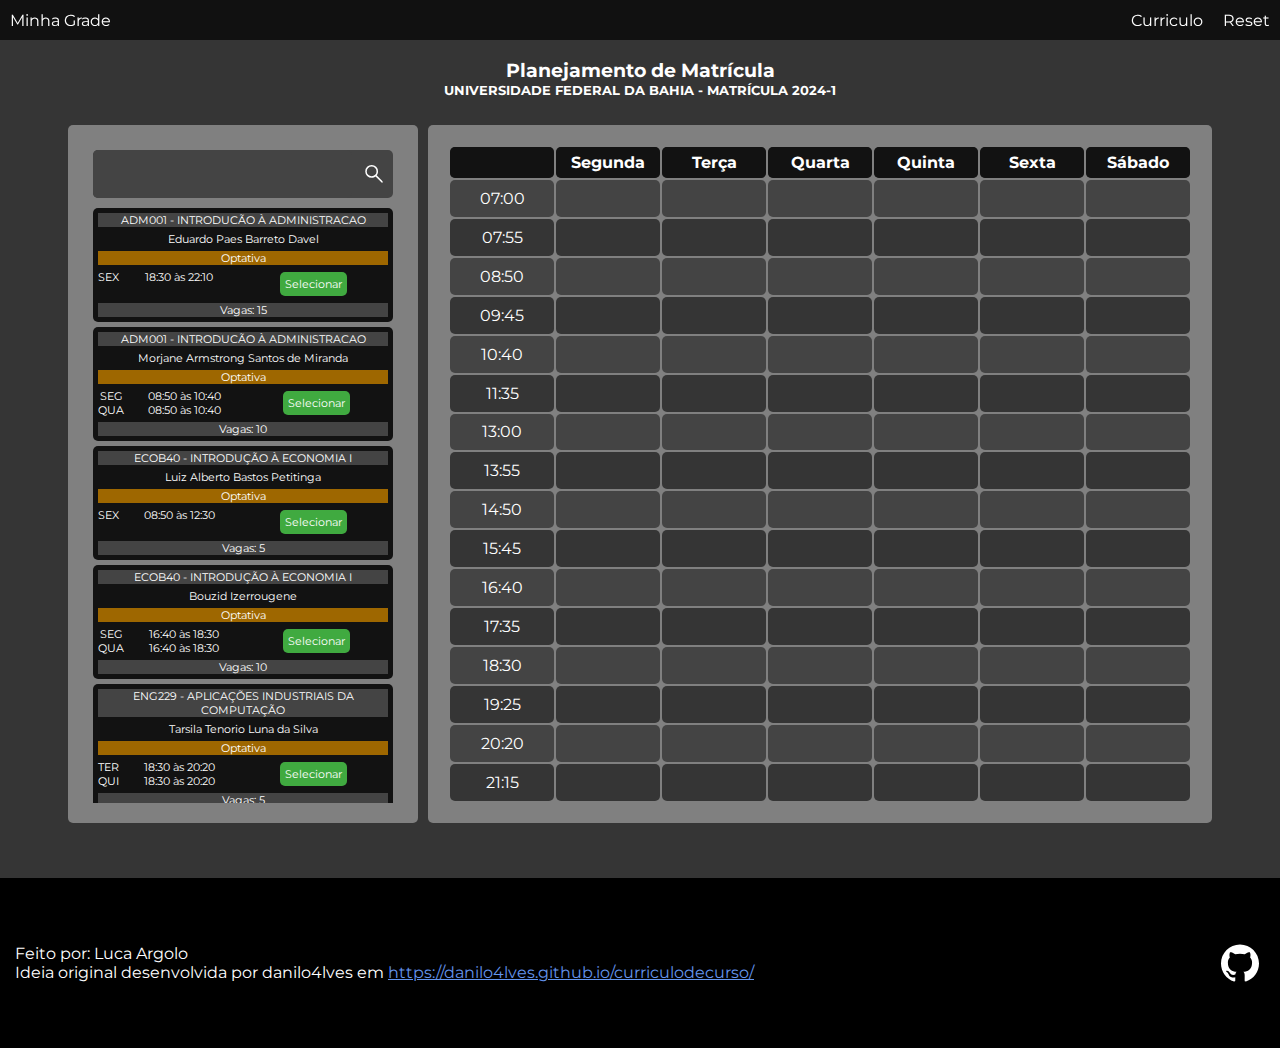
<file: simulate.html>
<html>
    <head>
        <meta name="viewport" content="width=device-width, initial-scale=1.0">
        <title>Grade do Curso</title>
    </head>
    <link href="./style.css" rel="stylesheet" type="text/css">
    <body>
        <div id="topnav">
            <p>Minha Grade</p>
            <div class="space"></div>
            <a href="./index.html">Curriculo</a>
            <a onclick="reset()">Reset</a>
        </div>
        <div id="screen">
            <h3>Planejamento de Matrícula</h3>
            <h5 id="guide"></h5>
            <div id="simulate">
                <div class="classes">
                    <div class="search">
                        <input id="search" oninput="updateElements()"></input>
                        <svg xmlns="http://www.w3.org/2000/svg" height="48" width="48"><path fill="#FFFFFF" d="M39.8 41.95 26.65 28.8q-1.5 1.3-3.5 2.025-2 .725-4.25.725-5.4 0-9.15-3.75T6 18.75q0-5.3 3.75-9.05 3.75-3.75 9.1-3.75 5.3 0 9.025 3.75 3.725 3.75 3.725 9.05 0 2.15-.7 4.15-.7 2-2.1 3.75L42 39.75Zm-20.95-13.4q4.05 0 6.9-2.875Q28.6 22.8 28.6 18.75t-2.85-6.925Q22.9 8.95 18.85 8.95q-4.1 0-6.975 2.875T9 18.75q0 4.05 2.875 6.925t6.975 2.875Z"/></svg>
                    </div>
                    <div id="classes"></div>
                </div>
                
                <table class="table">
                    <thead>
                        <tr>
                            <th title=""></th>
                            <th title="Segunda">Segunda</th>
                            <th title="Terca">Terça</th>
                            <th title="Quarta">Quarta</th>
                            <th title="Quinta">Quinta</th>
                            <th title="Sexta">Sexta</th>
                            <th title="Sabado">Sábado</th>
                        </tr>
                    </thead>
                    <tbody id="tbody">
                        <tr>
                            <td>07:00</td>
                            <td> </td>
                            <td> </td>
                            <td> </td>
                            <td> </td>
                            <td> </td>
                            <td> </td>
                        </tr>
                        <tr>
                            <td>07:55</td>
                            <td> </td>
                            <td> </td>
                            <td> </td>
                            <td> </td>
                            <td> </td>
                            <td> </td>
                        </tr>
                        <tr>
                            <td>08:50</td>
                            <td> </td>
                            <td> </td>
                            <td> </td>
                            <td> </td>
                            <td> </td>
                            <td> </td>
                        </tr>
                        <tr>
                            <td>09:45</td>
                            <td> </td>
                            <td> </td>
                            <td> </td>
                            <td> </td>
                            <td> </td>
                            <td> </td>
                        </tr>
                        <tr>
                            <td>10:40</td>
                            <td> </td>
                            <td> </td>
                            <td> </td>
                            <td> </td>
                            <td> </td>
                            <td> </td>
                        </tr>
                        <tr>
                            <td>11:35</td>
                            <td> </td>
                            <td> </td>
                            <td> </td>
                            <td> </td>
                            <td> </td>
                            <td> </td>
                        </tr>
                        <tr>
                            <td>13:00</td>
                            <td> </td>
                            <td> </td>
                            <td> </td>
                            <td> </td>
                            <td> </td>
                            <td> </td>
                        </tr>
                        <tr>
                            <td>13:55</td>
                            <td> </td>
                            <td> </td>
                            <td> </td>
                            <td> </td>
                            <td> </td>
                            <td> </td>
                        </tr>
                        <tr>
                            <td>14:50</td>
                            <td> </td>
                            <td> </td>
                            <td> </td>
                            <td> </td>
                            <td> </td>
                            <td> </td>
                        </tr>
                        <tr>
                            <td>15:45</td>
                            <td> </td>
                            <td> </td>
                            <td> </td>
                            <td> </td>
                            <td> </td>
                            <td> </td>
                        </tr>
                        <tr>
                            <td>16:40</td>
                            <td> </td>
                            <td> </td>
                            <td> </td>
                            <td> </td>
                            <td> </td>
                            <td> </td>
                        </tr>
                        <tr>
                            <td>17:35</td>
                            <td> </td>
                            <td> </td>
                            <td> </td>
                            <td> </td>
                            <td> </td>
                            <td> </td>
                        </tr>
                        <tr>
                            <td>18:30</td>
                            <td> </td>
                            <td> </td>
                            <td> </td>
                            <td> </td>
                            <td> </td>
                            <td> </td>
                        </tr>
                        <tr>
                            <td>19:25</td>
                            <td> </td>
                            <td> </td>
                            <td> </td>
                            <td> </td>
                            <td> </td>
                            <td> </td>
                        </tr>
                        <tr>
                        <td>20:20</td>
                            <td> </td>
                            <td> </td>
                            <td> </td>
                            <td> </td>
                            <td> </td>
                            <td> </td>
                        </tr>
                        <tr>
                            <td>21:15</td>
                            <td> </td>
                            <td> </td>
                            <td> </td>
                            <td> </td>
                            <td> </td>
                            <td> </td>
                        </tr>
                    </tbody>
                </table>

            </div>
            <div class="space"></div>
            <footer>
                <p>Feito por: Luca Argolo</br>Ideia original desenvolvida por danilo4lves em <a style="color:cornflowerblue" href="https://danilo4lves.github.io/curriculodecurso/">https://danilo4lves.github.io/curriculodecurso/</a></p>                <div class="space"></div>
                <div class="space"></div>
                <p><a href="https://github.com/lucaargolo/minha-grade/">
                    <svg width="40px" height="38px" role="img" viewBox="0 0 24 24">
                        <path d="M12 .297c-6.63 0-12 5.373-12 12 0 5.303 3.438 9.8 8.205 11.385.6.113.82-.258.82-.577 0-.285-.01-1.04-.015-2.04-3.338.724-4.042-1.61-4.042-1.61C4.422 18.07 3.633 17.7 3.633 17.7c-1.087-.744.084-.729.084-.729 1.205.084 1.838 1.236 1.838 1.236 1.07 1.835 2.809 1.305 3.495.998.108-.776.417-1.305.76-1.605-2.665-.3-5.466-1.332-5.466-5.93 0-1.31.465-2.38 1.235-3.22-.135-.303-.54-1.523.105-3.176 0 0 1.005-.322 3.3 1.23.96-.267 1.98-.399 3-.405 1.02.006 2.04.138 3 .405 2.28-1.552 3.285-1.23 3.285-1.23.645 1.653.24 2.873.12 3.176.765.84 1.23 1.91 1.23 3.22 0 4.61-2.805 5.625-5.475 5.92.42.36.81 1.096.81 2.22 0 1.606-.015 2.896-.015 3.286 0 .315.21.69.825.57C20.565 22.092 24 17.592 24 12.297c0-6.627-5.373-12-12-12" fill="#FFFFFF"/>
                    </svg>
                </a></p>
            </footer>
        </div>
    </body>
    <script src="simulate.js"></script>
</html>
</file>
<file: style.css>
@import url('https://fonts.googleapis.com/css?family=Montserrat');
h3 {
    margin-bottom: 0px;
}
h5 {
    margin-top: 0px;
}
body {
    font-family: 'Montserrat', sans-serif;
    color: white;
    background: #353535;
    margin: 0px
}
#topnav {
    z-index: 10;
    position: fixed;
    width: 100%;
    height: 40px;
    background-color: rgba(0, 0, 0, 0.666);
    align-items: center;
    display: flex;
}
#topnav p {
    margin: 10px;
    min-width: fit-content;
}
#topnav a {
    width: auto;
    height: auto;
    margin: 10px;
    color: white;
    text-decoration: none;
}
#topnav a:hover {
    cursor: pointer;
}
#screen {
    display: flex;
    flex-direction: column;
    height: 100%;
    text-align: center;
    position: absolute;
    width: 100%;
    top: 40px
}
#obligatory {
    display: flex;
    flex-wrap: wrap;
    justify-content: center;
}
#optative {
    display: flex;
    flex-wrap: wrap;
    justify-content: center;
}
#simulate {
    display: flex;
    flex-wrap: wrap;
    justify-content: center;
}
footer {
    flex-grow: 0;
    background: #000000;
    color: white;
    text-align: left;
    display: flex;
    flex-direction: row;
    margin-top: 50px;
    padding-left: 15px;
    padding-right: 15px;
    padding-top: 50px;
    padding-bottom: 50px;
}
footer p {
    padding-right:5px;
}
.space {
    flex-grow: 1;
}
.component {
    width: 150px;
    height: 110px;
    border-radius: 5px;
    background-color: gray;
    transition: 0.25s;
    margin: 5px;
    display: flex;
    flex-direction: column;
    font-size: 11px;
}
.component p {
    margin: 5px;
    background-color: #444444;
}
.component a {
    height: 60px;
    margin-left: 5px;
    margin-right: 5px;
    overflow: hidden;
}
.status {
    display: flex;
    flex-wrap: wrap;
    justify-content: center;
}
.status p {
    margin: 2px;
    padding: 5px;
    border-radius: 5px;
    background-color: #444444;
}
.status p:hover {
    cursor: pointer;
    background-color: white;
    color: black;
}
.status .aprov {
    background-color: #40aa40;
}
.status .reprov {
    background-color: #cc4040;
}
.status .subst {
    background-color: #aa9a40;
}

.classes {
    background-color: gray;
    margin: 5px;
    padding: 20px;
    border-radius: 5px;
}

.search {
    display: flex;
    margin: 5px;
    border-radius: 5px;
    background-color: #444444;
    width: 300px;
}

.search input {
    color: #FFFFFF;
    padding: 0px 10px 0px 10px;
    font-size: medium;
    width: 100%;
    background-color: #444444;
    border-radius: 5px;
    border:0;
    outline:0;
}

.search svg {
    transform: scale(0.5);
}

.classes input:focus {
    outline: none!important;
}

#classes::-webkit-scrollbar {
    display: none;
}
#classes {
    -ms-overflow-style: none;
    scrollbar-width: none;
    overflow-y: scroll;
    height: 600px;
    max-height: 600px;
}
#classes .component {
    min-height: 110px;
    height: fit-content;
    background-color: #121212;
}
#classes .component a {
    height: auto;
    margin-left: 5px;
    margin-right: 5px;
    overflow: visible;
}
.hour {
    width: 100px;
}
.component .obrig {
    background-color: rgb(114, 0, 0);
}
.component .optat {
    background-color: rgb(158, 103, 0);
}
.large {
    width: 300px;
}
.table {
    background-color: gray;
    margin: 5px;
    padding: 20px;
    border-radius: 5px;
}
.mirror {
    display: flex;
    flex-direction: row;
}
.mirror .list {
    display: flex;
    flex-direction: column;
}
td, th {
    width: 100px;
    padding: 2px;
    border-radius: 5px;
    text-align: center;
}

tr:nth-child(odd){
    background-color: #444444;
}
  
tr:nth-child(even){
    background-color: #353535;
}

th {
    padding-top: 6px;
    padding-bottom: 6px;
    text-align: center;
    background-color: #121212;
    border-radius: 5px;
    color: white;
}
</file>
